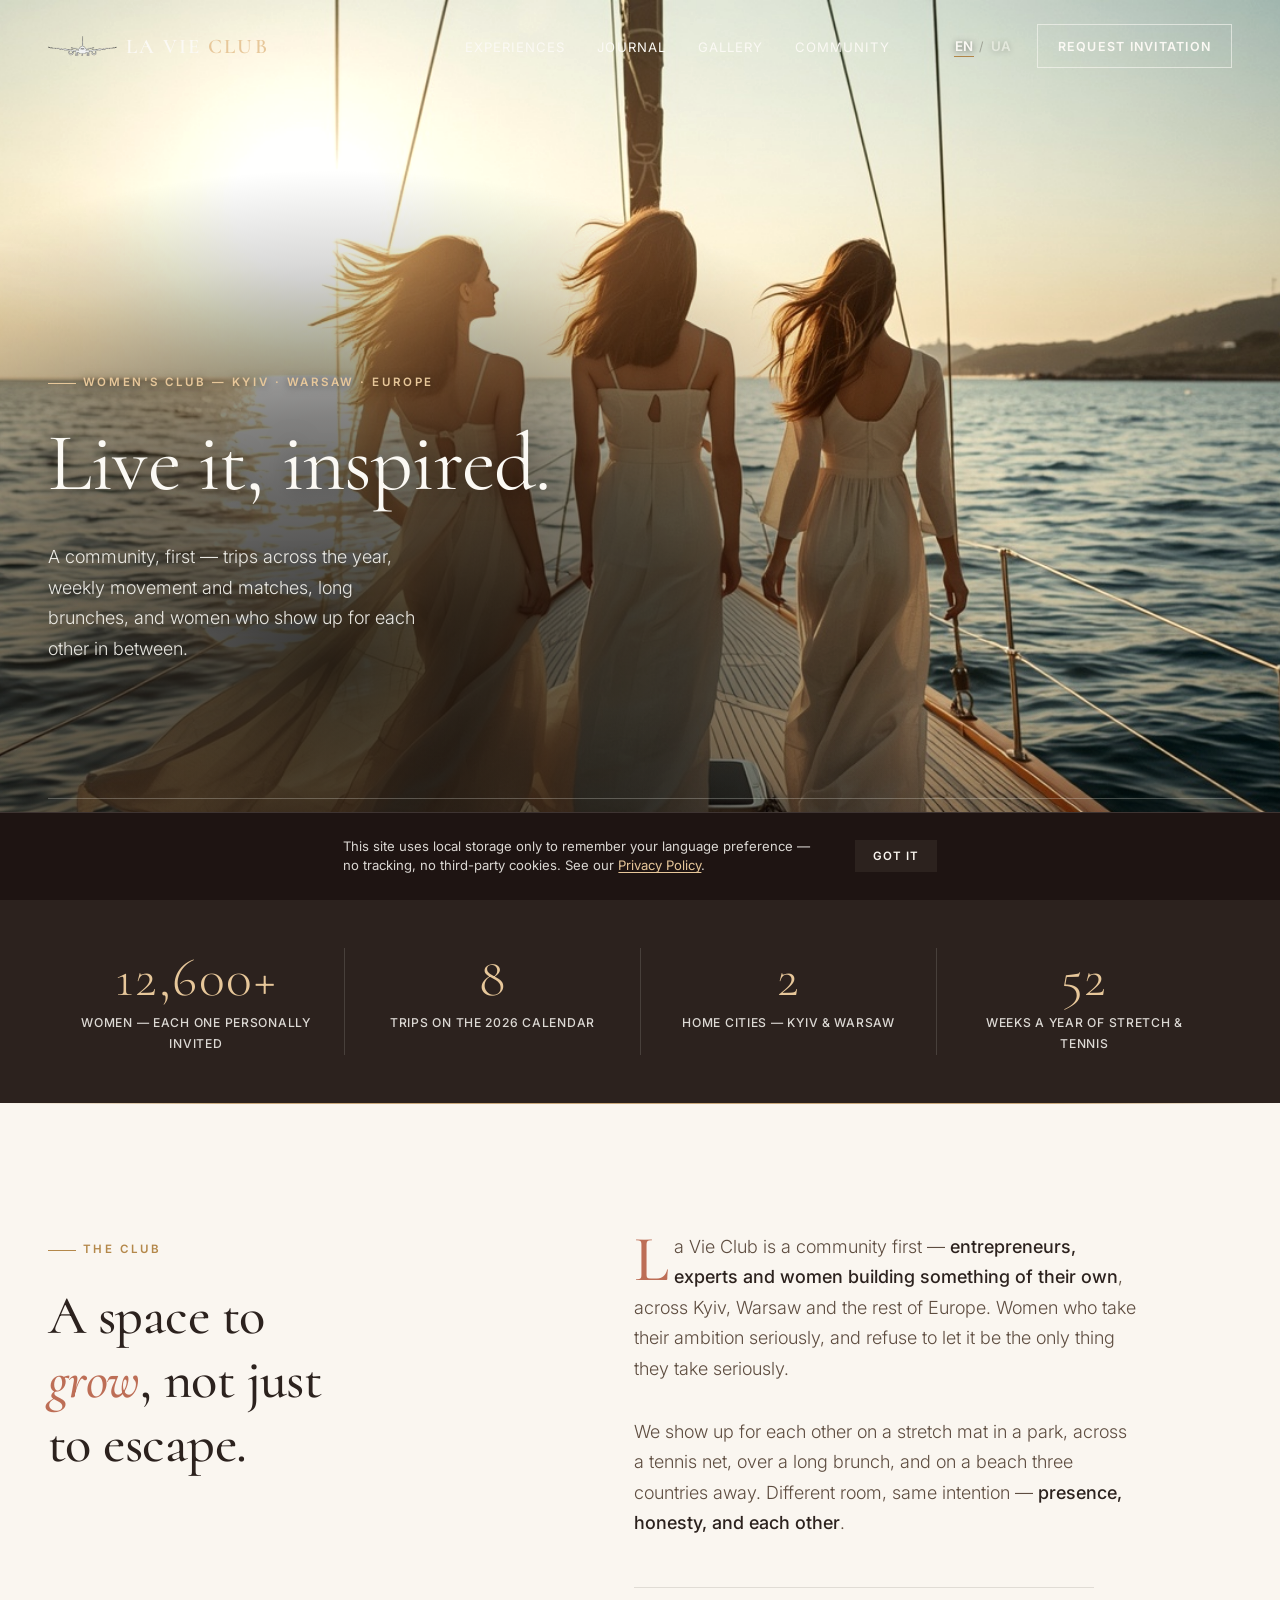
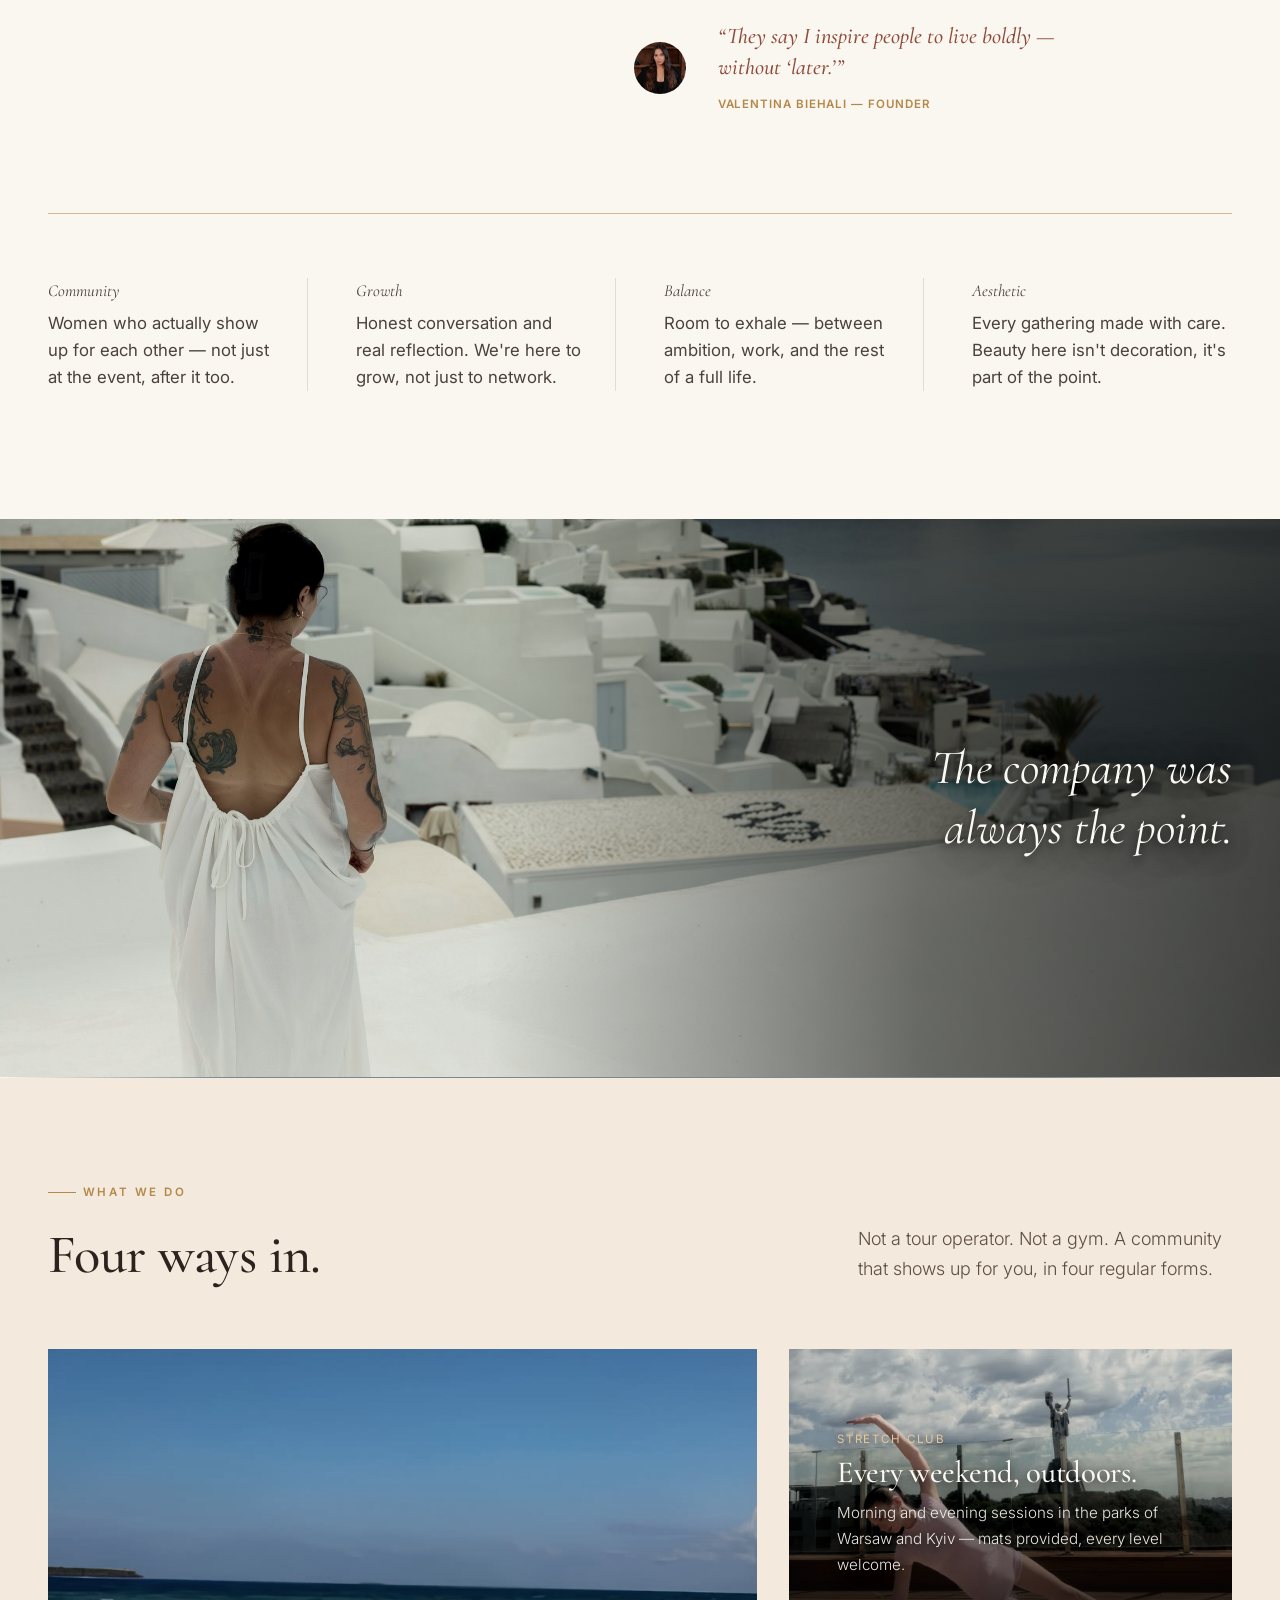
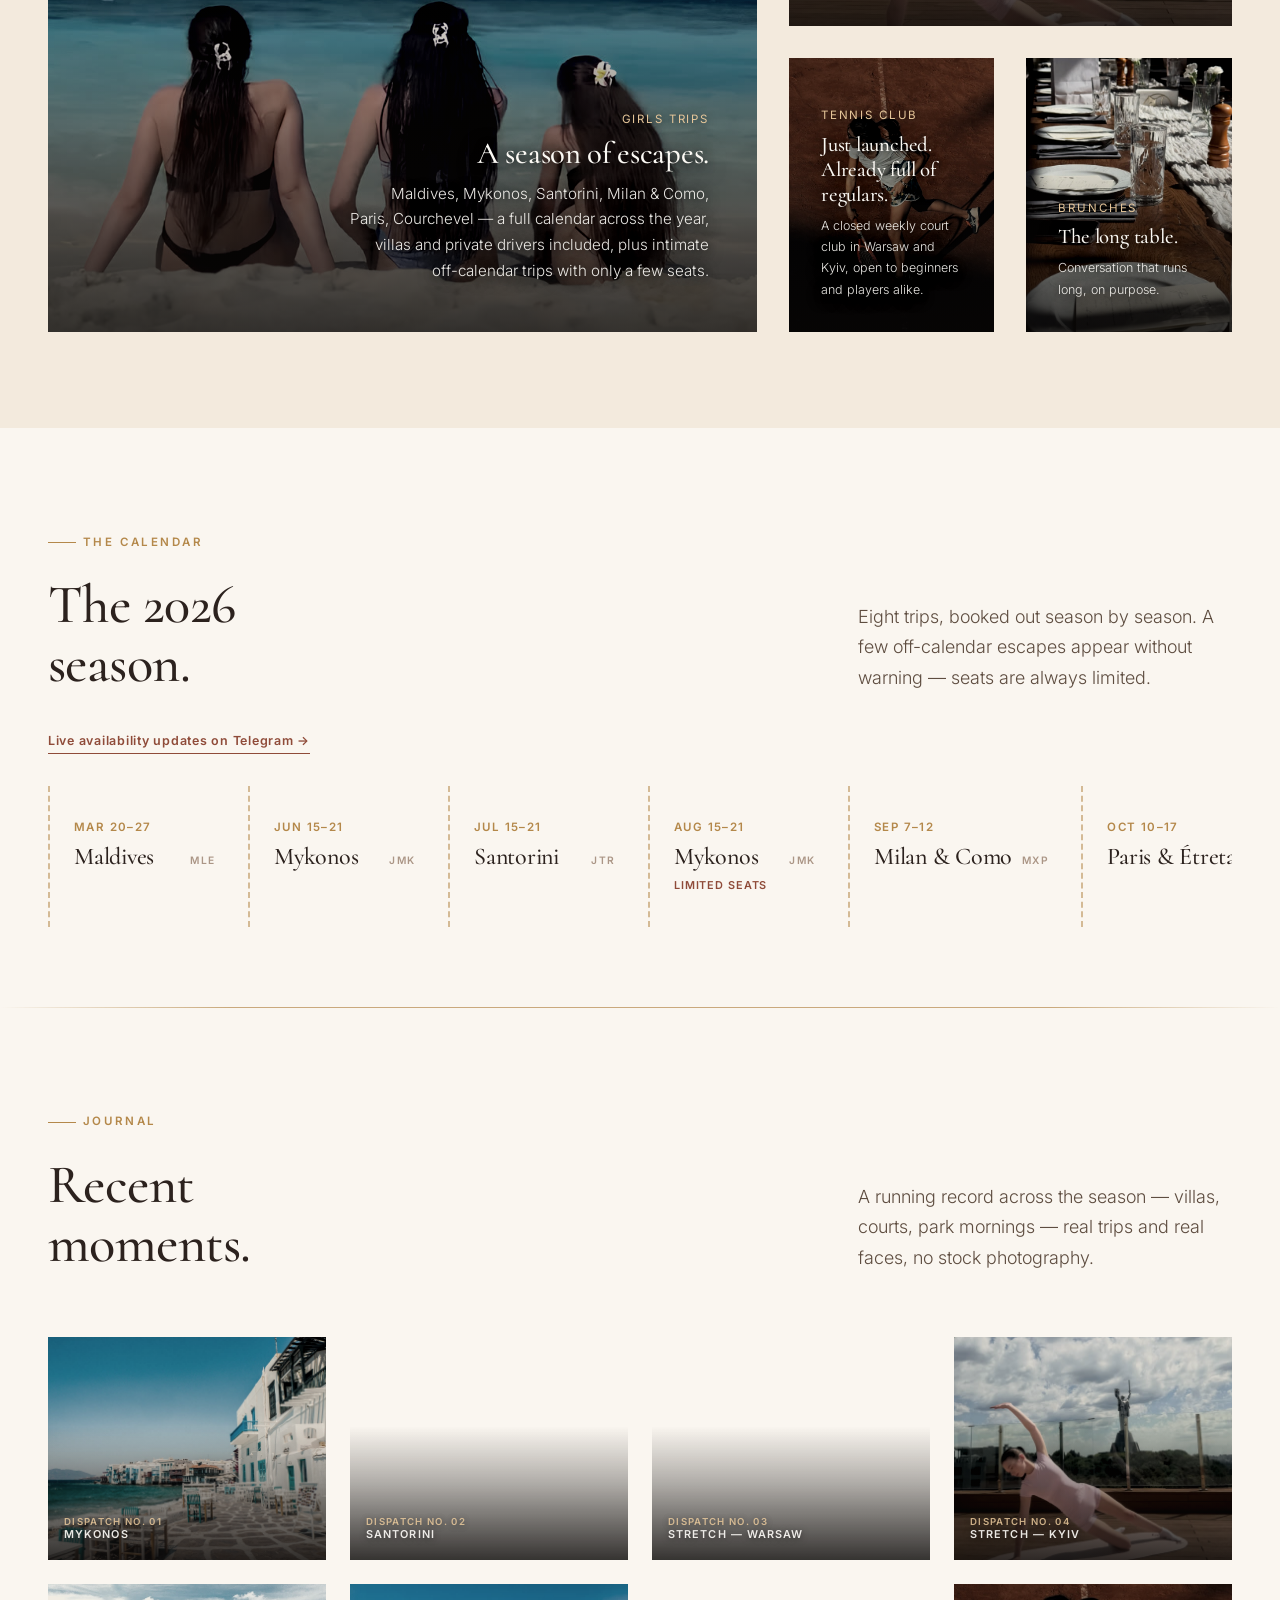
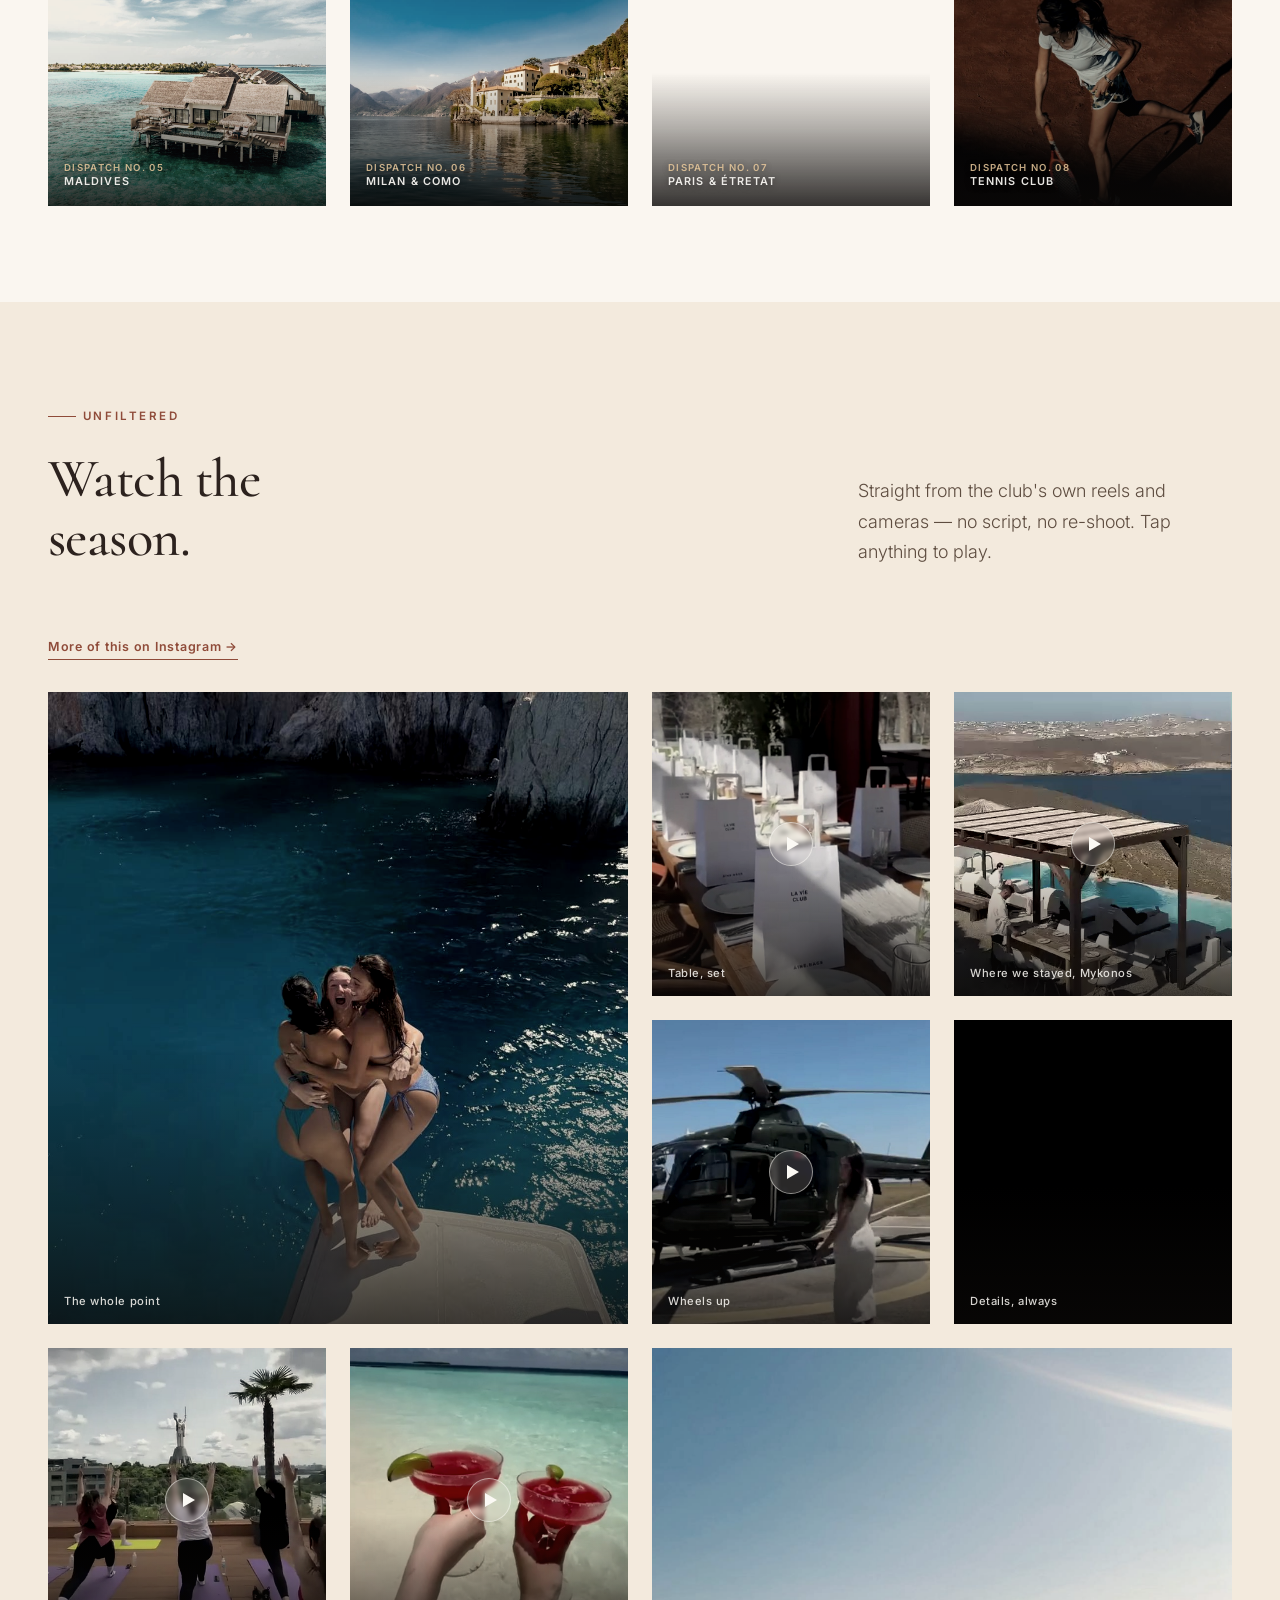
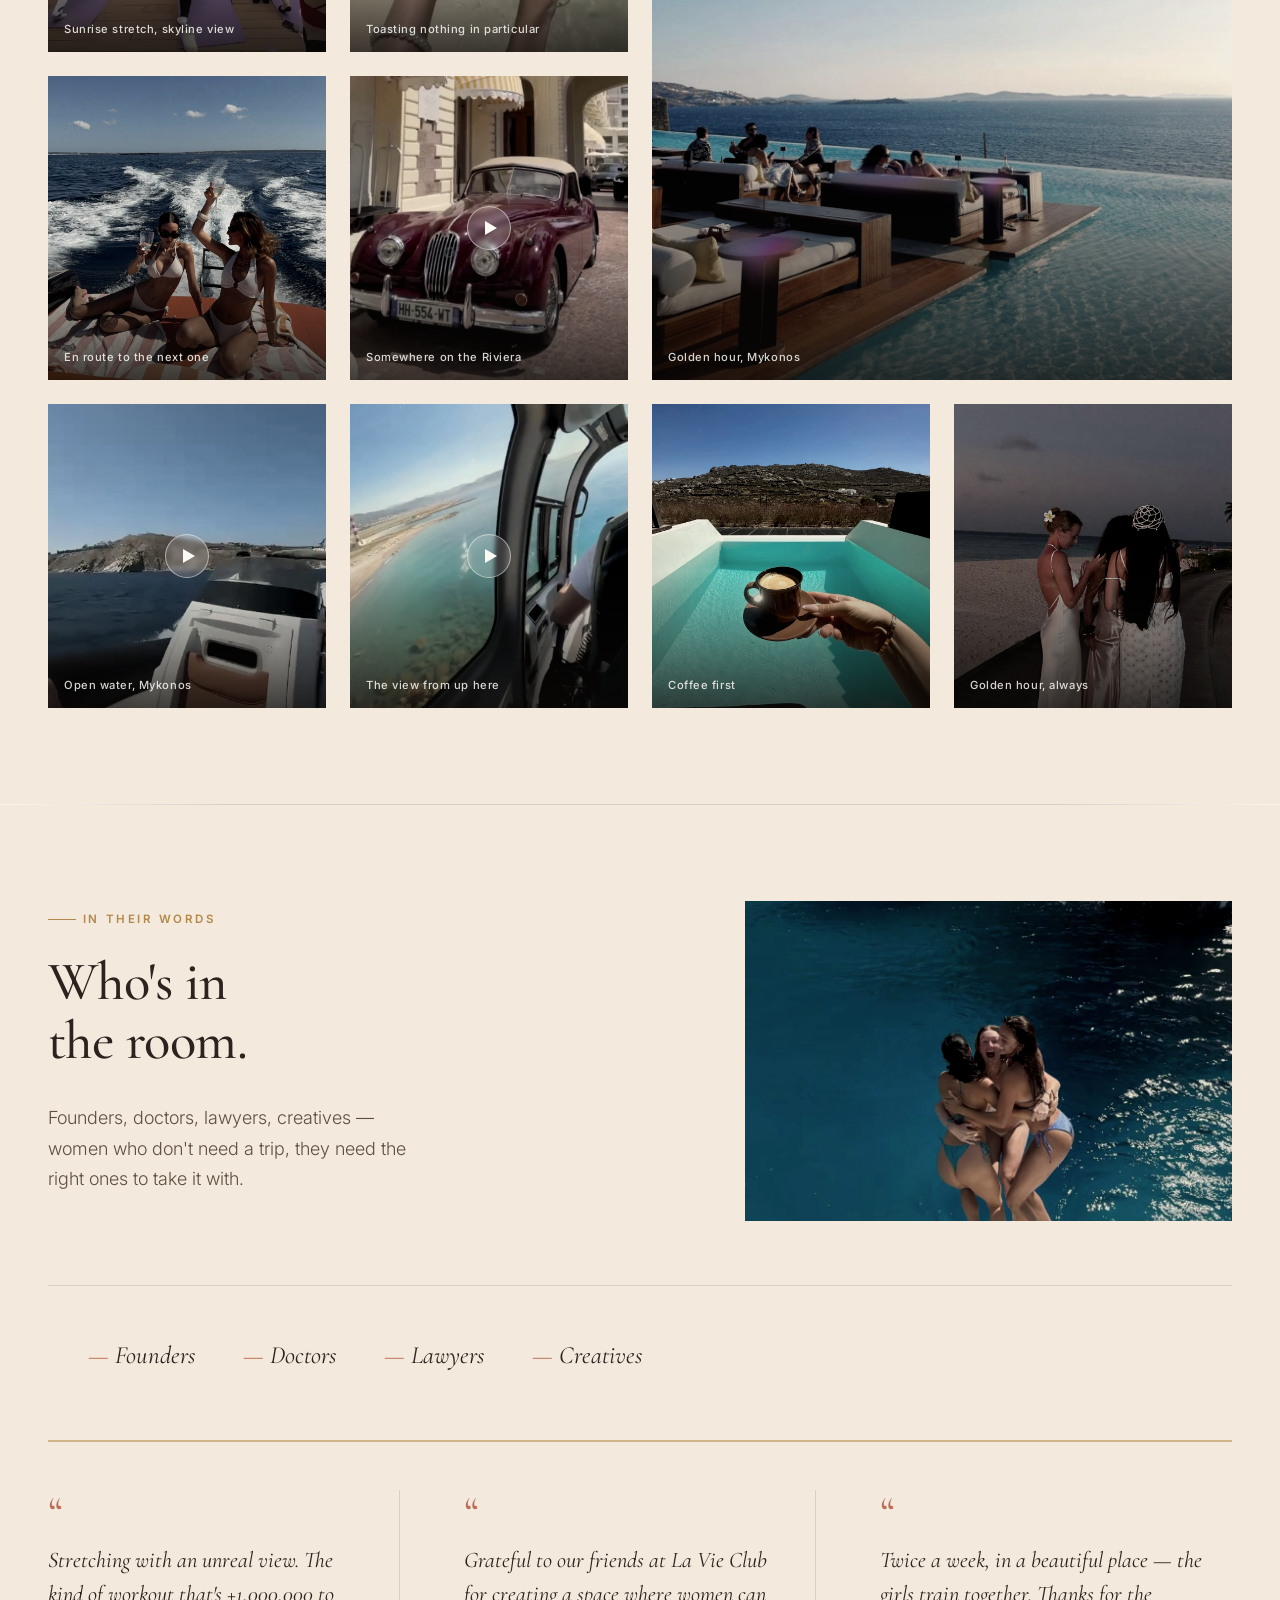
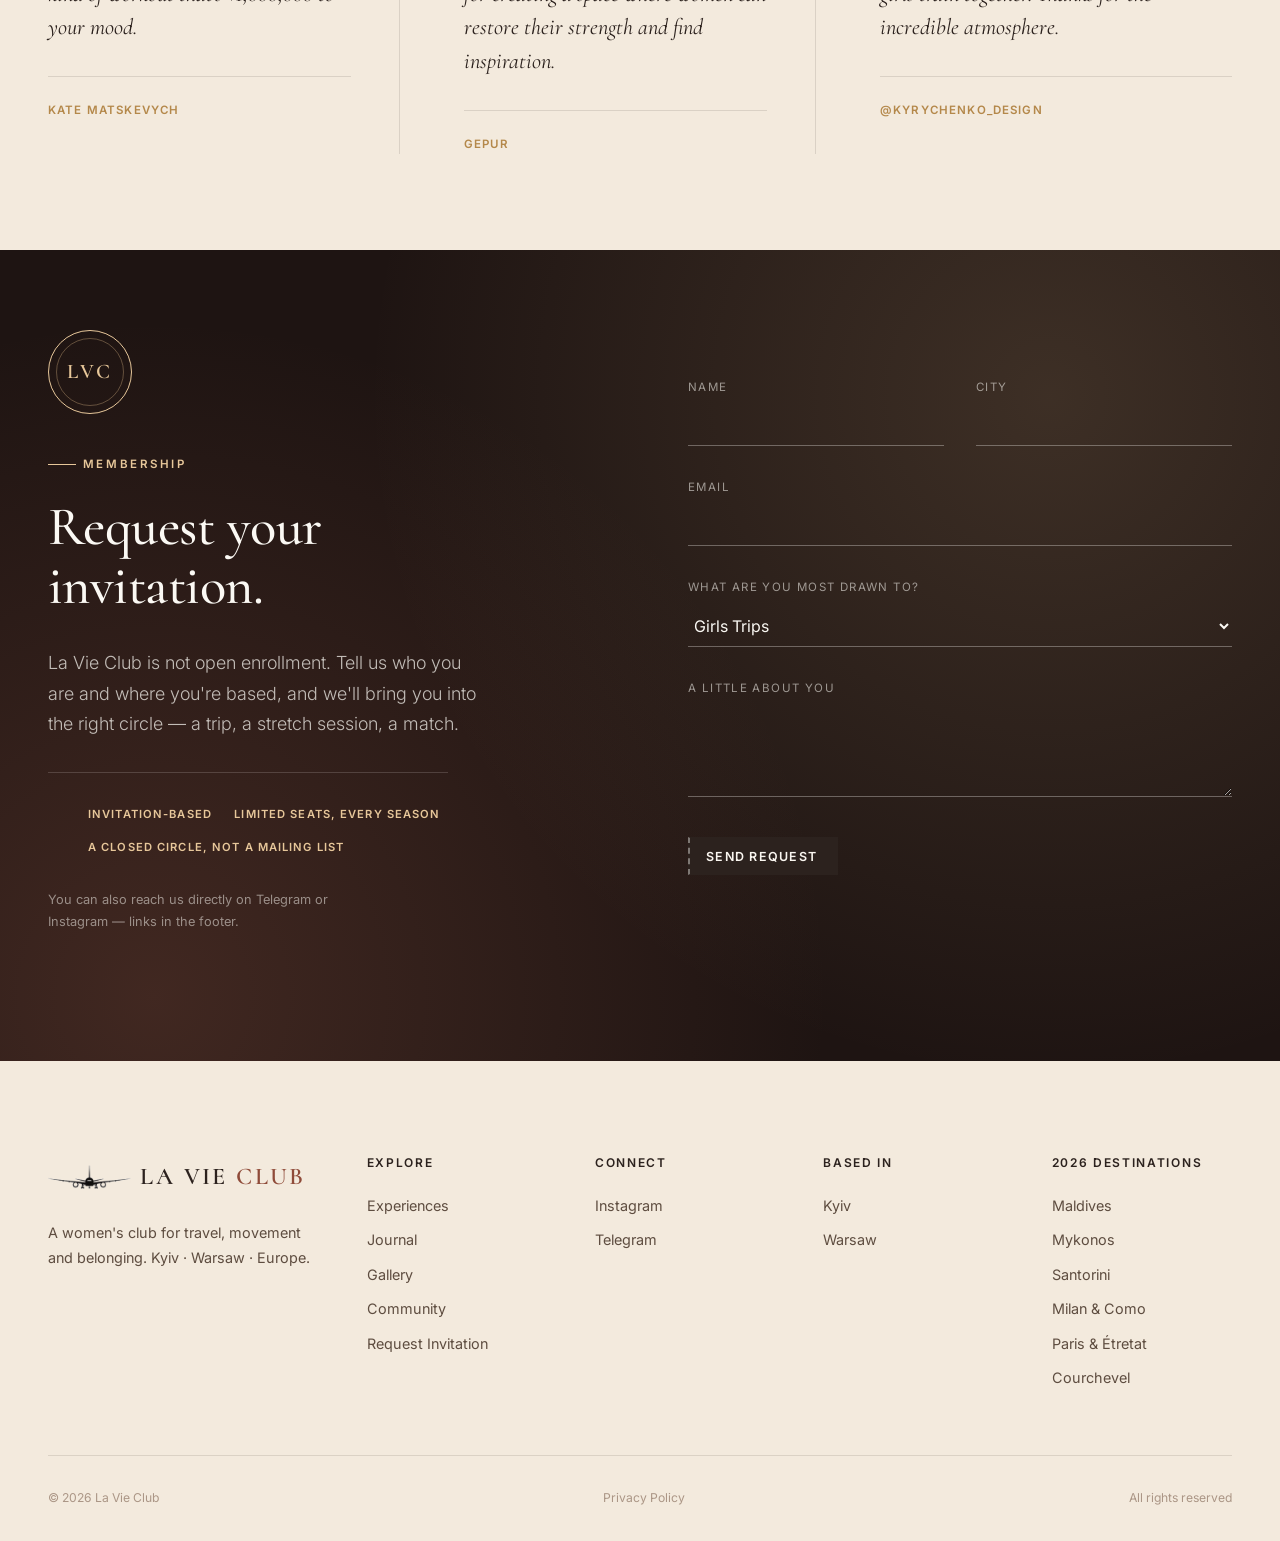
<file: index.html>
<!DOCTYPE html>
<html lang="en">
<head>
<meta charset="UTF-8">
<meta name="viewport" content="width=device-width, initial-scale=1.0">
<meta name="theme-color" content="#1E1412">
<title>La Vie Club — Women's Club for Travel, Movement & Belonging | Kyiv · Warsaw · Europe</title>
<meta name="description" content="La Vie Club is a private women's club for ambitious, style-conscious women across Kyiv, Warsaw and Europe — girls trips to Mykonos and the French Riviera, Stretch Club, Tennis Club and brunches. Request your invitation.">
<meta name="keywords" content="La Vie Club, women's club, girls trip, Mykonos travel, French Riviera trip, Stretch Club Warsaw, women's community Kyiv, women's travel club Europe">
<meta name="author" content="La Vie Club">
<link rel="canonical" href="https://blackveil-studio.github.io/lavie-club/">

<!-- Open Graph -->
<meta property="og:type" content="website">
<meta property="og:site_name" content="La Vie Club">
<meta property="og:title" content="La Vie Club — A Women's Club for Travel, Movement & Belonging">
<meta property="og:description" content="A private club for ambitious women across Kyiv, Warsaw and Europe. Girls trips, Stretch Club, Tennis Club, brunches — a life worth living, fully.">
<meta property="og:image" content="https://blackveil-studio.github.io/lavie-club/img/og-cover.jpg">
<meta property="og:image:width" content="1200">
<meta property="og:image:height" content="630">
<meta property="og:url" content="https://blackveil-studio.github.io/lavie-club/">
<meta property="og:locale" content="en_US">
<meta property="og:locale:alternate" content="uk_UA">

<!-- Twitter -->
<meta name="twitter:card" content="summary_large_image">
<meta name="twitter:title" content="La Vie Club — A Women's Club for Travel, Movement & Belonging">
<meta name="twitter:description" content="A private club for ambitious women across Kyiv, Warsaw and Europe. Girls trips, Stretch Club, Tennis Club, brunches.">
<meta name="twitter:image" content="https://blackveil-studio.github.io/lavie-club/img/og-cover.jpg">

<link rel="icon" type="image/png" href="img/favicon.png">

<link rel="preload" as="video" href="img/video/beach-walk-friends-desktop.mp4" type="video/mp4" media="(min-width: 769px)">
<link rel="preload" as="video" href="img/video/beach-walk-friends-mobile.mp4" type="video/mp4" media="(max-width: 768px)">

<link rel="preconnect" href="https://fonts.googleapis.com">
<link rel="preconnect" href="https://fonts.gstatic.com" crossorigin>
<link href="https://fonts.googleapis.com/css2?family=Cormorant:ital,wght@0,300;0,400;0,500;0,600;1,400;1,500&family=Inter:wght@300;400;500;600&display=swap" rel="stylesheet">
<link rel="stylesheet" href="assets/css/style.css">

<script type="application/ld+json">
{
  "@context": "https://schema.org",
  "@type": "Organization",
  "name": "La Vie Club",
  "url": "https://blackveil-studio.github.io/lavie-club/",
  "logo": "https://blackveil-studio.github.io/lavie-club/img/favicon.png",
  "image": "https://blackveil-studio.github.io/lavie-club/img/og-cover.jpg",
  "sameAs": [
    "https://www.instagram.com/lavie__club/",
    "https://t.me/lavietravel"
  ],
  "description": "A private women's club for travel, movement and community across Kyiv, Warsaw and Europe.",
  "areaServed": ["Kyiv", "Warsaw", "Europe"]
}
</script>
</head>
<body>

<div class="page-loader" id="pageLoader" aria-hidden="true">
  <img class="page-loader-mark" src="img/logo-mark.png" alt="">
</div>

<a class="sr-only" href="#main">Skip to content</a>

<header class="site-header is-hero-dark" id="siteHeader">
 <div class="header-inner">
  <a href="#main" class="logo"><img class="logo-mark" src="img/logo-mark.png" alt=""><span class="logo-text">LA VIE <em>CLUB</em></span></a>
  <div class="header-group">
    <nav class="main-nav">
      <ul class="nav-links">
        <li><a class="nav-link" href="#experiences" data-i18n="nav.experiences">Experiences</a></li>
        <li><a class="nav-link" href="#journal" data-i18n="nav.journal">Journal</a></li>
        <li><a class="nav-link" href="#gallery" data-i18n="nav.gallery">Gallery</a></li>
        <li><a class="nav-link" href="#community" data-i18n="nav.community">Community</a></li>
      </ul>
    </nav>
    <div class="header-right">
      <div class="lang-toggle">
        <button type="button" data-lang="en" class="active">EN</button>
        <span class="lang-sep">/</span>
        <button type="button" data-lang="ua">UA</button>
      </div>
      <a href="#join" class="btn magnetic" data-i18n="nav.join">Request Invitation</a>
      <button class="nav-toggle" id="navToggle" aria-label="Menu" aria-expanded="false"><span></span></button>
    </div>
  </div>
 </div>
</header>

<div class="mobile-nav" id="mobileNav">
  <a href="#experiences" data-i18n="nav.experiences">Experiences</a>
  <a href="#journal" data-i18n="nav.journal">Journal</a>
  <a href="#gallery" data-i18n="nav.gallery">Gallery</a>
  <a href="#community" data-i18n="nav.community">Community</a>
  <div class="lang-toggle" data-mobile-lang>
    <button type="button" data-lang="en" class="active">EN</button>
    <span class="lang-sep">/</span>
    <button type="button" data-lang="ua">UA</button>
  </div>
  <a href="#join" class="btn" data-i18n="nav.join">Request Invitation</a>
</div>

<main id="main">

  <!-- ============================ HERO ============================ -->
  <section class="hero">
    <div class="hero-media" id="heroMedia">
      <video id="heroVideo" class="hero-video" muted loop playsinline preload="auto" poster="img/hero-poster.jpg">
        <source media="(min-width: 769px)" src="img/video/beach-walk-friends-desktop.mp4" type="video/mp4">
        <source src="img/video/beach-walk-friends-mobile.mp4" type="video/mp4">
      </video>
      <img class="hero-photo" id="heroPhoto" src="img/hero-poster.jpg" alt="">
    </div>
    <div class="hero-content reveal-stagger">
      <p class="eyebrow reveal" style="--i:0" data-i18n="hero.eyebrow">Women's Club — Kyiv · Warsaw · Europe</p>
      <h1 class="reveal" style="--i:1" data-i18n="hero.headline">Live it, inspired.</h1>
      <p class="hero-sub reveal" style="--i:2" data-i18n="hero.sub">A community, first — trips across the year, weekly movement and matches, long brunches, and women who show up for each other in between.</p>
      <div class="hero-foot reveal" style="--i:3">
        <p class="hero-locations" data-i18n="hero.locations">Mykonos · Santorini · Maldives · Milan &amp; Como · Paris · Courchevel · Warsaw · Kyiv</p>
        <div class="scroll-cue"><span data-i18n="hero.scroll">Scroll</span><span class="line"></span></div>
      </div>
    </div>
  </section>

  <!-- ============================ STATS ============================ -->
  <section class="stats">
    <div class="wrap stats-row">
      <div class="stat reveal"><span class="stat-num">12,600+</span><span class="stat-label" data-i18n="stats.members">women in the community</span></div>
      <div class="stat reveal"><span class="stat-num">8</span><span class="stat-label" data-i18n="stats.trips">trips on the 2026 calendar</span></div>
      <div class="stat reveal"><span class="stat-num">2</span><span class="stat-label" data-i18n="stats.cities">home cities — Kyiv &amp; Warsaw</span></div>
      <div class="stat reveal"><span class="stat-num">52</span><span class="stat-label" data-i18n="stats.weeks">weeks a year of Stretch &amp; Tennis</span></div>
    </div>
  </section>

  <hr class="horizon">

  <!-- ============================ MANIFESTO ============================ -->
  <section class="manifesto">
    <div class="wrap manifesto-grid">
      <div class="manifesto-head reveal">
        <p class="eyebrow" data-i18n="manifesto.eyebrow">The Club</p>
        <h2 data-i18n="manifesto.heading">A space to <span class="italic accent">grow</span>, not just to escape.</h2>
      </div>
      <div class="manifesto-body">
        <p class="reveal" data-i18n="manifesto.p1">La Vie Club is a community first — <strong>entrepreneurs, experts and women building something of their own</strong>, across Kyiv, Warsaw and the rest of Europe. Women who take their ambition seriously, and refuse to let it be the only thing they take seriously.</p>
        <p class="reveal" data-i18n="manifesto.p2">We show up for each other on a stretch mat in a park, across a tennis net, over a long brunch, and on a beach three countries away. Different room, same intention — <strong>presence, honesty, and each other</strong>.</p>
        <div class="founder-note reveal">
          <img src="img/founder-valentina.jpg" alt="Valentina Biehali" loading="lazy" decoding="async">
          <div>
            <p class="founder-quote" data-i18n="manifesto.founderQuote">"They say I inspire people to live boldly — without 'later.'"</p>
            <span class="founder-name">Valentina Biehali <span data-i18n="manifesto.founderRole">— Founder</span></span>
          </div>
        </div>
      </div>
    </div>

    <div class="wrap">
      <div class="pillars reveal">
        <div class="pillar">
          <p class="pillar-label" data-i18n="manifesto.pillar1.label">Community</p>
          <p data-i18n="manifesto.pillar1.desc">Women who actually show up for each other — not just at the event, after it too.</p>
        </div>
        <div class="pillar">
          <p class="pillar-label" data-i18n="manifesto.pillar2.label">Growth</p>
          <p data-i18n="manifesto.pillar2.desc">Honest conversation and real reflection. We're here to grow, not just to network.</p>
        </div>
        <div class="pillar">
          <p class="pillar-label" data-i18n="manifesto.pillar3.label">Balance</p>
          <p data-i18n="manifesto.pillar3.desc">Room to exhale — between ambition, work, and the rest of a full life.</p>
        </div>
        <div class="pillar">
          <p class="pillar-label" data-i18n="manifesto.pillar4.label">Aesthetic</p>
          <p data-i18n="manifesto.pillar4.desc">Every gathering made with care. Beauty here isn't decoration, it's part of the point.</p>
        </div>
      </div>
    </div>
  </section>

  <!-- ============================ STATEMENT ============================ -->
  <section class="statement" id="statementSection">
    <img class="real-photo" id="statementPhoto" loading="lazy" decoding="async" src="img/statement-santorini.jpg" alt="">
    <div class="statement-inner">
      <p class="reveal" data-i18n="statement.line">The company was always the point.</p>
    </div>
  </section>

  <hr class="horizon dusk">

  <!-- ============================ EXPERIENCES ============================ -->
  <section class="experiences" id="experiences">
    <div class="wrap">
      <div class="section-head reveal">
        <div>
          <p class="eyebrow" data-i18n="experiences.eyebrow">What we do</p>
          <h2 data-i18n="experiences.heading">Four ways in.</h2>
        </div>
        <p class="lead" data-i18n="experiences.lead">Not a tour operator. Not a gym. A community that shows up for you, in four regular forms.</p>
      </div>

      <div class="exp-grid">
        <article class="exp-card exp-card--main reveal">
          <img class="real-photo" loading="lazy" decoding="async" src="img/exp-girlstrips.jpg" alt="" data-i18n-alt="exp.trips.alt">
          <div class="placeholder is-hidden"><span class="placeholder-label" data-i18n="exp.trips.photo">Photo pending — Mykonos, girls trip</span></div>
          <span class="exp-card-arrow" aria-hidden="true"></span>
          <div class="exp-card-body">
            <span class="exp-eyebrow" data-i18n="exp.trips.eyebrow">Girls Trips</span>
            <h3 data-i18n="exp.trips.title">A season of escapes.</h3>
            <p data-i18n="exp.trips.desc">Maldives, Mykonos, Santorini, Milan &amp; Como, Paris, Courchevel — a full calendar across the year, villas and private drivers included, plus intimate off-calendar trips with only a few seats.</p>
          </div>
        </article>

        <div class="exp-side">
          <article class="exp-card exp-card--a reveal">
            <img class="real-photo" loading="lazy" decoding="async" src="img/exp-stretch.jpg" alt="" data-i18n-alt="exp.stretch.alt">
            <span class="exp-card-arrow" aria-hidden="true"></span>
            <div class="exp-card-body">
              <span class="exp-eyebrow" data-i18n="exp.stretch.eyebrow">Stretch Club</span>
              <h3 data-i18n="exp.stretch.title">Every weekend, outdoors.</h3>
              <p data-i18n="exp.stretch.desc">Morning and evening sessions in the parks of Warsaw and Kyiv — mats provided, every level welcome.</p>
            </div>
          </article>

          <div class="exp-side-row">
            <article class="exp-card exp-card--b reveal">
              <img class="real-photo" loading="lazy" decoding="async" src="img/exp-tennis.jpg" alt="" data-i18n-alt="exp.tennis.alt">
              <span class="exp-card-arrow" aria-hidden="true"></span>
              <div class="exp-card-body">
                <span class="exp-eyebrow" data-i18n="exp.tennis.eyebrow">Tennis Club</span>
                <h3 data-i18n="exp.tennis.title">Just launched. Already full of regulars.</h3>
                <p data-i18n="exp.tennis.desc">A closed weekly court club in Warsaw and Kyiv, open to beginners and players alike.</p>
              </div>
            </article>

            <article class="exp-card exp-card--c reveal">
              <img class="real-photo" loading="lazy" decoding="async" src="img/exp-brunch.jpg" alt="" data-i18n-alt="exp.brunch.alt">
              <span class="exp-card-arrow" aria-hidden="true"></span>
              <div class="exp-card-body">
                <span class="exp-eyebrow" data-i18n="exp.brunch.eyebrow">Brunches</span>
                <h3 data-i18n="exp.brunch.title">The long table.</h3>
                <p data-i18n="exp.brunch.desc">Conversation that runs long, on purpose.</p>
              </div>
            </article>
          </div>
        </div>
      </div>
    </div>
  </section>

  <!-- ============================ SEASON ============================ -->
  <section class="season" id="season">
    <div class="wrap">
      <div class="section-head reveal">
        <div>
          <p class="eyebrow" data-i18n="season.eyebrow">The Calendar</p>
          <h2 data-i18n="season.heading">The 2026 season.</h2>
        </div>
        <p class="lead" data-i18n="season.lead">Eight trips, booked out season by season. A few off-calendar escapes appear without warning — seats are always limited.</p>
      </div>
      <div class="season-intro reveal">
        <a href="https://t.me/lavietravel" target="_blank" rel="noopener" class="season-cta" data-i18n="season.cta">Live availability on Telegram →</a>
      </div>

      <div class="season-strip">
        <div class="season-item reveal" data-end="2026-03-27">
          <div class="season-top"><span class="season-date" data-i18n="season.date1">Mar 20–27</span></div>
          <div class="season-name-row"><h4 data-i18n="season.name1">Maldives</h4><span class="season-code" aria-hidden="true">MLE</span></div>
        </div>
        <div class="season-item reveal" data-end="2026-06-21">
          <div class="season-top"><span class="season-date" data-i18n="season.date2">Jun 15–21</span></div>
          <div class="season-name-row"><h4 data-i18n="season.name2">Mykonos</h4><span class="season-code" aria-hidden="true">JMK</span></div>
        </div>
        <div class="season-item reveal" data-end="2026-07-21">
          <div class="season-top"><span class="season-date" data-i18n="season.date3">Jul 15–21</span></div>
          <div class="season-name-row"><h4 data-i18n="season.name3">Santorini</h4><span class="season-code" aria-hidden="true">JTR</span></div>
        </div>
        <div class="season-item reveal" data-end="2026-08-21">
          <div class="season-top"><span class="season-date" data-i18n="season.date4">Aug 15–21</span></div>
          <div class="season-name-row"><h4 data-i18n="season.name4">Mykonos</h4><span class="season-code" aria-hidden="true">JMK</span></div>
          <span class="season-tag" data-i18n="season.limited">Limited seats</span>
        </div>
        <div class="season-item reveal" data-end="2026-09-12">
          <div class="season-top"><span class="season-date" data-i18n="season.date5">Sep 7–12</span></div>
          <div class="season-name-row"><h4 data-i18n="season.name5">Milan &amp; Como</h4><span class="season-code" aria-hidden="true">MXP</span></div>
        </div>
        <div class="season-item reveal" data-end="2026-10-17">
          <div class="season-top"><span class="season-date" data-i18n="season.date6">Oct 10–17</span></div>
          <div class="season-name-row"><h4 data-i18n="season.name6">Paris &amp; Étretat</h4><span class="season-code" aria-hidden="true">CDG</span></div>
        </div>
        <div class="season-item reveal" data-end="2026-10-27">
          <div class="season-top"><span class="season-date" data-i18n="season.date7">Oct 20–27</span></div>
          <div class="season-name-row"><h4 data-i18n="season.name7">Maldives</h4><span class="season-code" aria-hidden="true">MLE</span></div>
        </div>
        <div class="season-item reveal" data-end="2026-12-18">
          <div class="season-top"><span class="season-date" data-i18n="season.date8">Dec 14–18</span></div>
          <div class="season-name-row"><h4 data-i18n="season.name8">Courchevel</h4><span class="season-code" aria-hidden="true">CVF</span></div>
        </div>
      </div>
    </div>
  </section>

  <hr class="horizon">

  <!-- ============================ JOURNAL ============================ -->
  <section class="journal" id="journal">
    <div class="wrap">
      <div class="section-head reveal">
        <div>
          <p class="eyebrow" data-i18n="journal.eyebrow">Journal</p>
          <h2 data-i18n="journal.heading">Recent moments.</h2>
        </div>
        <p class="lead" data-i18n="journal.lead">A running record across the season — villas, courts, park mornings — real trips and real faces, no stock photography.</p>
      </div>

      <div class="bento">
        <div class="bento-item b-1 reveal"><img class="real-photo" loading="lazy" decoding="async" src="img/journal-mykonos.jpg" alt="" data-i18n-alt="journal.alt1"><span class="bento-dispatch" data-i18n="journal.dispatch1">Dispatch No. 01</span><span class="bento-tag" data-i18n="journal.tag1">Mykonos</span></div>
        <div class="bento-item b-2 reveal"><img class="real-photo" loading="lazy" decoding="async" src="img/journal-santorini.jpg" alt="" data-i18n-alt="journal.alt2"><span class="bento-dispatch" data-i18n="journal.dispatch2">Dispatch No. 02</span><span class="bento-tag" data-i18n="journal.tag2">Santorini</span></div>
        <div class="bento-item b-3 reveal"><img class="real-photo" loading="lazy" decoding="async" src="img/journal-stretch-warsaw.jpg" alt="" data-i18n-alt="journal.alt3"><span class="bento-dispatch" data-i18n="journal.dispatch3">Dispatch No. 03</span><span class="bento-tag" data-i18n="journal.tag3">Stretch — Warsaw</span></div>
        <div class="bento-item b-4 reveal"><img class="real-photo" loading="lazy" decoding="async" src="img/exp-stretch.jpg" alt="" data-i18n-alt="journal.alt4"><span class="bento-dispatch" data-i18n="journal.dispatch4">Dispatch No. 04</span><span class="bento-tag" data-i18n="journal.tag4">Stretch — Kyiv</span></div>
        <div class="bento-item b-5 reveal"><img class="real-photo" loading="lazy" decoding="async" src="img/journal-maldives.jpg" alt="" data-i18n-alt="journal.alt5"><span class="bento-dispatch" data-i18n="journal.dispatch5">Dispatch No. 05</span><span class="bento-tag" data-i18n="journal.tag5">Maldives</span></div>
        <div class="bento-item b-6 reveal"><img class="real-photo" loading="lazy" decoding="async" src="img/journal-milan-como.jpg" alt="" data-i18n-alt="journal.alt6"><span class="bento-dispatch" data-i18n="journal.dispatch6">Dispatch No. 06</span><span class="bento-tag" data-i18n="journal.tag6">Milan &amp; Como</span></div>
        <div class="bento-item b-7 reveal"><img class="real-photo" loading="lazy" decoding="async" src="img/journal-paris-etretat.jpg" alt="" data-i18n-alt="journal.alt7"><span class="bento-dispatch" data-i18n="journal.dispatch7">Dispatch No. 07</span><span class="bento-tag" data-i18n="journal.tag7">Paris &amp; Étretat</span></div>
        <div class="bento-item b-8 reveal"><img class="real-photo" loading="lazy" decoding="async" src="img/exp-tennis.jpg" alt="" data-i18n-alt="journal.alt8"><span class="bento-dispatch" data-i18n="journal.dispatch8">Dispatch No. 08</span><span class="bento-tag" data-i18n="journal.tag8">Tennis Club</span></div>
      </div>
    </div>
  </section>

  <!-- ============================ GALLERY ============================ -->
  <section class="gallery" id="gallery">
    <div class="wrap">
      <div class="section-head reveal">
        <div>
          <p class="eyebrow" data-i18n="gallery.eyebrow">Unfiltered</p>
          <h2 data-i18n="gallery.heading">Watch the season.</h2>
        </div>
        <p class="lead" data-i18n="gallery.lead">Straight from the club's own reels and cameras — no script, no re-shoot. Tap anything to play.</p>
      </div>

      <a href="https://www.instagram.com/lavie__club/" target="_blank" rel="noopener" class="season-cta gallery-cta reveal" data-i18n="gallery.more">More of this on Instagram →</a>

      <div class="gallery-grid">
        <button class="gallery-item" data-type="photo" data-src="img/moment-embrace.jpg" data-caption="gallery.cap7" type="button">
          <img class="real-photo" loading="lazy" decoding="async" src="img/moment-embrace.jpg" alt="" data-i18n-alt="gallery.alt7">
          <span class="gallery-tag" data-i18n="gallery.cap7">The whole point</span>
        </button>
        <button class="gallery-item" data-type="video" data-src="img/video/sunset-pool.mp4" data-caption="gallery.cap8" type="button">
          <img class="real-photo" loading="lazy" decoding="async" src="img/gallery-poster-sunset-pool-v2.jpg" alt="">
          <span class="gallery-play" aria-hidden="true"></span>
          <span class="gallery-tag" data-i18n="gallery.cap8">Table, set</span>
        </button>
        <button class="gallery-item" data-type="video" data-src="img/video/fireworks.mp4" data-caption="gallery.cap3" type="button">
          <img class="real-photo" loading="lazy" decoding="async" src="img/gallery-poster-fireworks.jpg" alt="">
          <span class="gallery-play" aria-hidden="true"></span>
          <span class="gallery-tag" data-i18n="gallery.cap3">Where we stayed, Mykonos</span>
        </button>
        <button class="gallery-item" data-type="video" data-src="img/video/tennis.mp4" data-caption="gallery.cap4" type="button">
          <img class="real-photo" loading="lazy" decoding="async" src="img/gallery-poster-tennis.jpg" alt="">
          <span class="gallery-play" aria-hidden="true"></span>
          <span class="gallery-tag" data-i18n="gallery.cap4">Wheels up</span>
        </button>
        <button class="gallery-item" data-type="photo" data-src="img/moment-flatlay.jpg" data-caption="gallery.cap5" type="button">
          <img class="real-photo" loading="lazy" decoding="async" src="img/moment-flatlay.jpg" alt="" data-i18n-alt="gallery.alt5">
          <span class="gallery-tag" data-i18n="gallery.cap5">Details, always</span>
        </button>
        <button class="gallery-item" data-type="video" data-src="img/video/helicopter.mp4" data-caption="gallery.cap1" type="button">
          <img class="real-photo" loading="lazy" decoding="async" src="img/gallery-poster-helicopter.jpg" alt="">
          <span class="gallery-play" aria-hidden="true"></span>
          <span class="gallery-tag" data-i18n="gallery.cap1">Sunrise stretch, skyline view</span>
        </button>
        <button class="gallery-item" data-type="video" data-src="img/video/champagne.mp4" data-caption="gallery.cap6" type="button">
          <img class="real-photo" loading="lazy" decoding="async" src="img/gallery-poster-champagne-v2.jpg" alt="">
          <span class="gallery-play" aria-hidden="true"></span>
          <span class="gallery-tag" data-i18n="gallery.cap6">Toasting nothing in particular</span>
        </button>
        <button class="gallery-item" data-type="photo" data-src="img/moment-poolbar.jpg" data-caption="gallery.cap2" type="button">
          <img class="real-photo" loading="lazy" decoding="async" src="img/moment-poolbar.jpg" alt="" data-i18n-alt="gallery.alt2">
          <span class="gallery-tag" data-i18n="gallery.cap2">Golden hour, Mykonos</span>
        </button>
        <button class="gallery-item" data-type="photo" data-src="img/moment-speedboat.jpg" data-caption="gallery.cap9" type="button">
          <img class="real-photo" loading="lazy" decoding="async" src="img/moment-speedboat.jpg" alt="" data-i18n-alt="gallery.alt9">
          <span class="gallery-tag" data-i18n="gallery.cap9">En route to the next one</span>
        </button>
        <button class="gallery-item" data-type="video" data-src="img/video/terrace.mp4" data-caption="gallery.cap10" type="button">
          <img class="real-photo" loading="lazy" decoding="async" src="img/gallery-poster-terrace.jpg" alt="">
          <span class="gallery-play" aria-hidden="true"></span>
          <span class="gallery-tag" data-i18n="gallery.cap10">Somewhere on the Riviera</span>
        </button>
        <button class="gallery-item" data-type="video" data-src="img/video/sailing.mp4" data-caption="gallery.cap11" type="button">
          <img class="real-photo" loading="lazy" decoding="async" src="img/gallery-poster-sailing.jpg" alt="">
          <span class="gallery-play" aria-hidden="true"></span>
          <span class="gallery-tag" data-i18n="gallery.cap11">Open water, Mykonos</span>
        </button>
        <button class="gallery-item" data-type="video" data-src="img/video/helicopter-pov.mp4" data-caption="gallery.cap12" type="button">
          <img class="real-photo" loading="lazy" decoding="async" src="img/gallery-poster-helicopter-pov.jpg" alt="">
          <span class="gallery-play" aria-hidden="true"></span>
          <span class="gallery-tag" data-i18n="gallery.cap12">The view from up here</span>
        </button>
        <button class="gallery-item" data-type="photo" data-src="img/moment-poolcoffee.jpg" data-caption="gallery.cap13" type="button">
          <img class="real-photo" loading="lazy" decoding="async" src="img/moment-poolcoffee.jpg" alt="" data-i18n-alt="gallery.alt13">
          <span class="gallery-tag" data-i18n="gallery.cap13">Coffee first</span>
        </button>
        <button class="gallery-item" data-type="photo" data-src="img/spare-terrace-laugh.jpg" data-caption="gallery.cap14" type="button">
          <img class="real-photo" loading="lazy" decoding="async" src="img/spare-terrace-laugh.jpg" alt="" data-i18n-alt="gallery.alt14">
          <span class="gallery-tag" data-i18n="gallery.cap14">Golden hour, always</span>
        </button>
      </div>
    </div>
  </section>

  <div class="lightbox" id="lightbox">
    <button class="lightbox-close" id="lightboxClose" aria-label="Close" type="button">&times;</button>
    <div class="lightbox-stage" id="lightboxStage"></div>
  </div>

  <hr class="horizon ink">

  <!-- ============================ COMMUNITY ============================ -->
  <section class="community" id="community">
    <div class="wrap">
      <div class="community-top">
        <div class="section-head reveal">
          <div>
            <p class="eyebrow" data-i18n="community.eyebrow">In their words</p>
            <h2 data-i18n="community.heading">Who's in the room.</h2>
          </div>
          <p class="lead" data-i18n="community.lead">Founders, doctors, lawyers, creatives — women who don't need a trip, they need the right ones to take it with.</p>
        </div>
        <div class="community-photo reveal">
          <img class="real-photo" loading="lazy" decoding="async" src="img/moment-embrace.jpg" alt="" data-i18n-alt="community.photoAlt">
        </div>
      </div>

      <ul class="community-roles reveal">
        <li data-i18n="community.role1">Founders</li>
        <li data-i18n="community.role2">Doctors</li>
        <li data-i18n="community.role3">Lawyers</li>
        <li data-i18n="community.role4">Creatives</li>
      </ul>

      <!-- Real testimonials, sourced from public Instagram posts tagging @la.vie_club. -->
      <div class="testimonials-grid reveal">
        <div class="testimonial">
          <span class="quote-mark" aria-hidden="true">&#8220;</span>
          <p data-i18n="community.quote1">Stretching with an unreal view. The kind of workout that's +1,000,000 to your mood.</p>
          <span class="testimonial-name" data-i18n="community.name1">Kate Matskevych</span>
        </div>
        <div class="testimonial">
          <span class="quote-mark" aria-hidden="true">&#8220;</span>
          <p data-i18n="community.quote2">Grateful to our friends at La Vie Club for creating a space where women can restore their strength and find inspiration.</p>
          <span class="testimonial-name" data-i18n="community.name2">GEPUR</span>
        </div>
        <div class="testimonial">
          <span class="quote-mark" aria-hidden="true">&#8220;</span>
          <p data-i18n="community.quote3">Twice a week, in a beautiful place — the girls train together. Thanks for the incredible atmosphere.</p>
          <span class="testimonial-name" data-i18n="community.name3">@kyrychenko_design</span>
        </div>
      </div>
    </div>
  </section>

  <!-- ============================ JOIN ============================ -->
  <section class="join" id="join">
    <div class="wrap join-grid">
      <div class="join-intro reveal">
        <div class="seal" aria-hidden="true"><span>LVC</span></div>
        <p class="eyebrow" data-i18n="join.eyebrow">Membership</p>
        <h2 data-i18n="join.heading">Request your invitation.</h2>
        <p class="join-sub" data-i18n="join.sub">La Vie Club is not open enrollment. Tell us who you are and where you're based, and we'll bring you into the right circle — a trip, a stretch session, a match.</p>
        <ul class="join-rules">
          <li data-i18n="join.rule1">Invitation-based</li>
          <li data-i18n="join.rule2">Limited seats, every season</li>
          <li data-i18n="join.rule3">A closed circle, not a mailing list</li>
        </ul>
        <p class="form-note" style="margin-top:2rem;" data-i18n="join.note">You can also reach us directly on Telegram or Instagram — links in the footer.</p>
      </div>

      <form class="invite-form reveal" id="inviteForm">
        <div class="form-row">
          <div class="field">
            <label for="fname" data-i18n="join.name">Name</label>
            <input id="fname" name="name" type="text" required>
          </div>
          <div class="field">
            <label for="fcity" data-i18n="join.city">City</label>
            <input id="fcity" name="city" type="text" required>
          </div>
        </div>
        <div class="field">
          <label for="femail" data-i18n="join.email">Email</label>
          <input id="femail" name="email" type="email" required>
        </div>
        <div class="field">
          <label for="finterest" data-i18n="join.interest">What are you most drawn to?</label>
          <select id="finterest" name="interest">
            <option data-i18n="join.opt1">Girls Trips</option>
            <option data-i18n="join.opt2">Stretch Club</option>
            <option data-i18n="join.opt3">Tennis Club</option>
            <option data-i18n="join.opt4">Brunches</option>
          </select>
        </div>
        <div class="field">
          <label for="fabout" data-i18n="join.about">A little about you</label>
          <textarea id="fabout" name="about" placeholder=""></textarea>
        </div>
        <button type="submit" class="btn btn-solid btn-ticket magnetic" style="align-self:flex-start;margin-top:0.5rem;" data-i18n="join.submit">Send Request</button>
      </form>
    </div>
  </section>
</main>

<footer class="site-footer">
  <div class="wrap">
    <div class="footer-grid">
      <div>
        <div class="footer-logo"><img class="logo-mark" src="img/logo-mark.png" alt=""><span class="logo-text">LA VIE <em>CLUB</em></span></div>
        <p class="footer-tag" data-i18n="footer.tag">A women's club for travel, movement and belonging. Kyiv · Warsaw · Europe.</p>
      </div>
      <div class="footer-col">
        <h4 data-i18n="footer.explore">Explore</h4>
        <ul>
          <li><a href="#experiences" data-i18n="nav.experiences">Experiences</a></li>
          <li><a href="#journal" data-i18n="nav.journal">Journal</a></li>
          <li><a href="#gallery" data-i18n="nav.gallery">Gallery</a></li>
          <li><a href="#community" data-i18n="nav.community">Community</a></li>
          <li><a href="#join" data-i18n="nav.join">Request Invitation</a></li>
        </ul>
      </div>
      <div class="footer-col">
        <h4 data-i18n="footer.connect">Connect</h4>
        <ul>
          <li><a href="https://www.instagram.com/lavie__club/" target="_blank" rel="noopener">Instagram</a></li>
          <li><a href="https://t.me/lavietravel" target="_blank" rel="noopener">Telegram</a></li>
        </ul>
      </div>
      <div class="footer-col">
        <h4 data-i18n="footer.based">Based in</h4>
        <ul>
          <li>Kyiv</li>
          <li>Warsaw</li>
        </ul>
      </div>
      <div class="footer-col">
        <h4 data-i18n="footer.destinations">2026 Destinations</h4>
        <ul>
          <li><a href="#season" data-i18n="season.name1">Maldives</a></li>
          <li><a href="#season" data-i18n="season.name2">Mykonos</a></li>
          <li><a href="#season" data-i18n="season.name3">Santorini</a></li>
          <li><a href="#season" data-i18n="season.name5">Milan &amp; Como</a></li>
          <li><a href="#season" data-i18n="season.name6">Paris &amp; Étretat</a></li>
          <li><a href="#season" data-i18n="season.name8">Courchevel</a></li>
        </ul>
      </div>
    </div>
    <div class="footer-bottom">
      <span>&copy; 2026 La Vie Club</span>
      <span><a href="privacy.html" data-i18n="footer.privacy">Privacy Policy</a></span>
      <span data-i18n="footer.rights">All rights reserved</span>
    </div>
  </div>
</footer>

<div class="cookie-notice" id="cookieNotice" role="region" aria-label="Cookie notice">
  <p data-i18n="cookie.text">This site uses local storage only to remember your language preference — no tracking, no third-party cookies. See our <a href="privacy.html">Privacy Policy</a>.</p>
  <button type="button" class="btn btn-solid" id="cookieAccept" data-i18n="cookie.accept">Got it</button>
</div>

<button type="button" class="to-top" id="toTop" aria-label="Back to top">
  <span aria-hidden="true">&uarr;</span>
</button>

<script src="assets/js/main.js"></script>
</body>
</html>
</file>
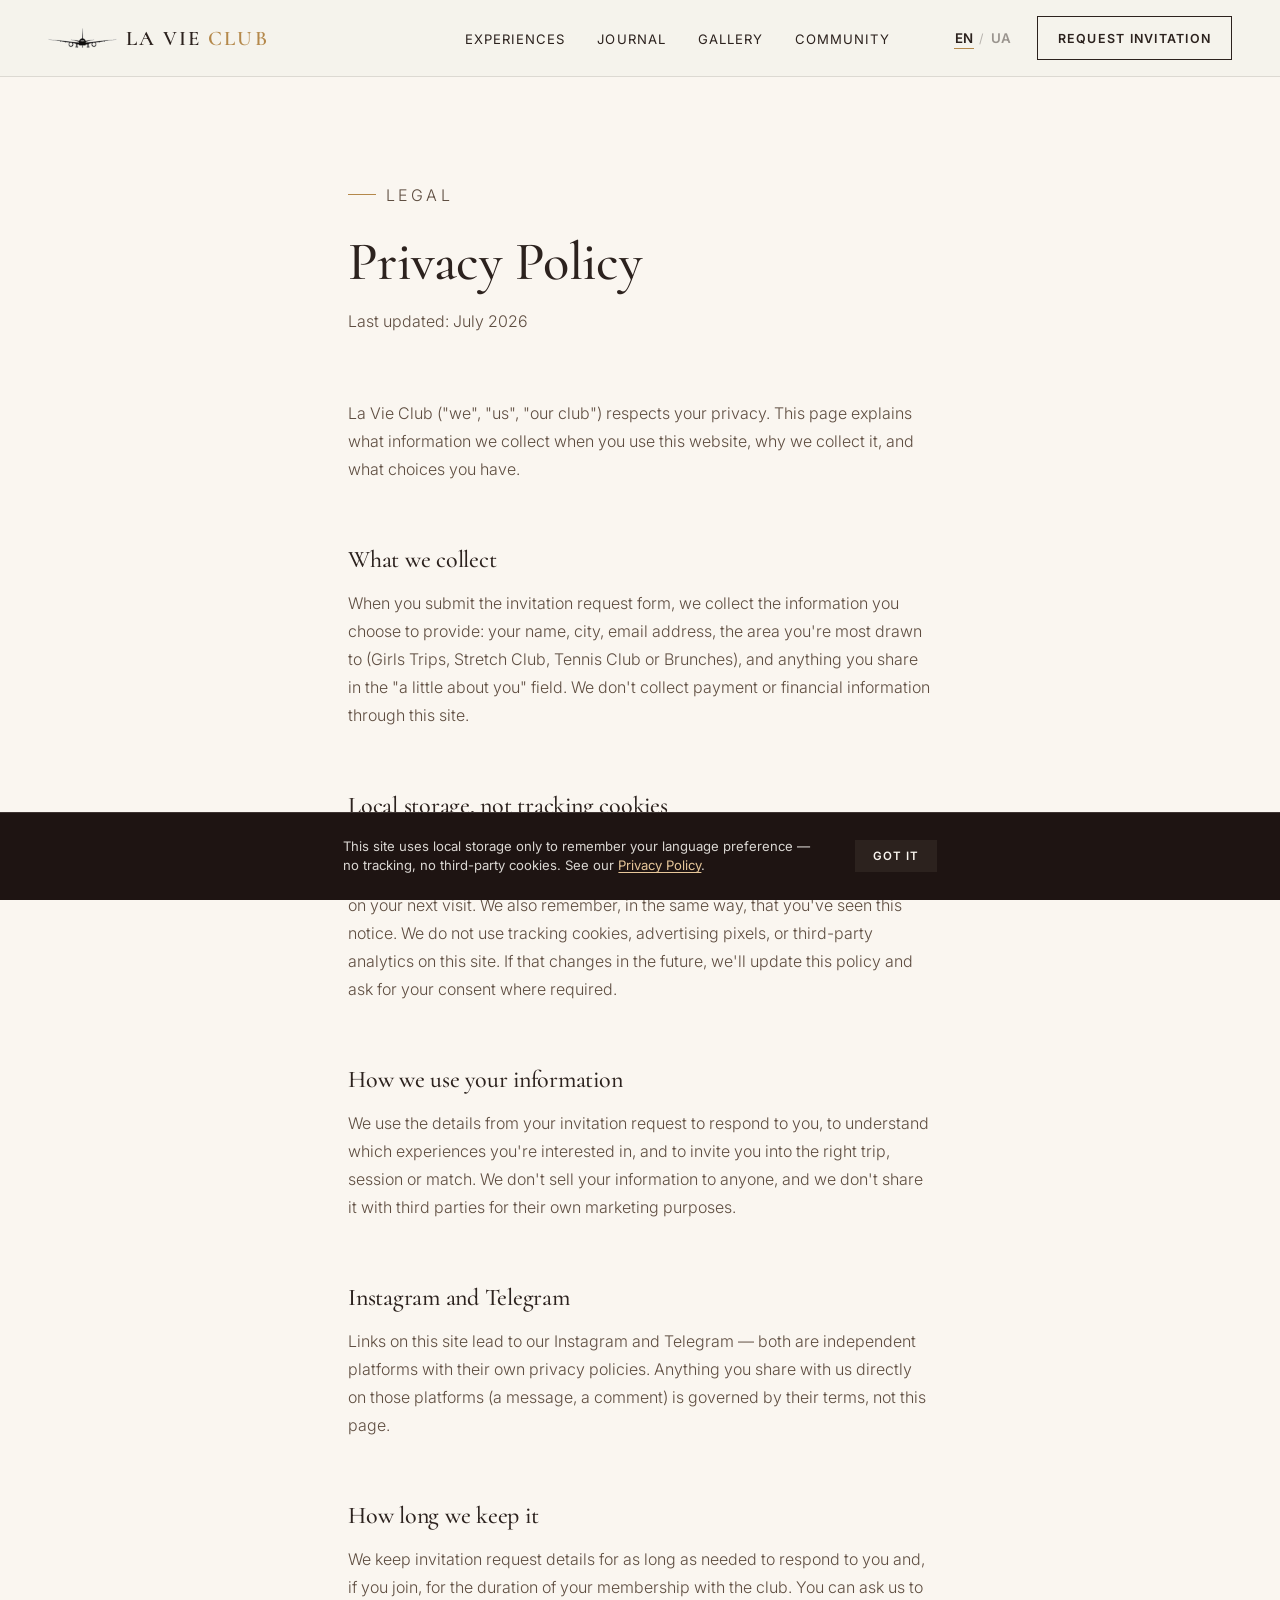
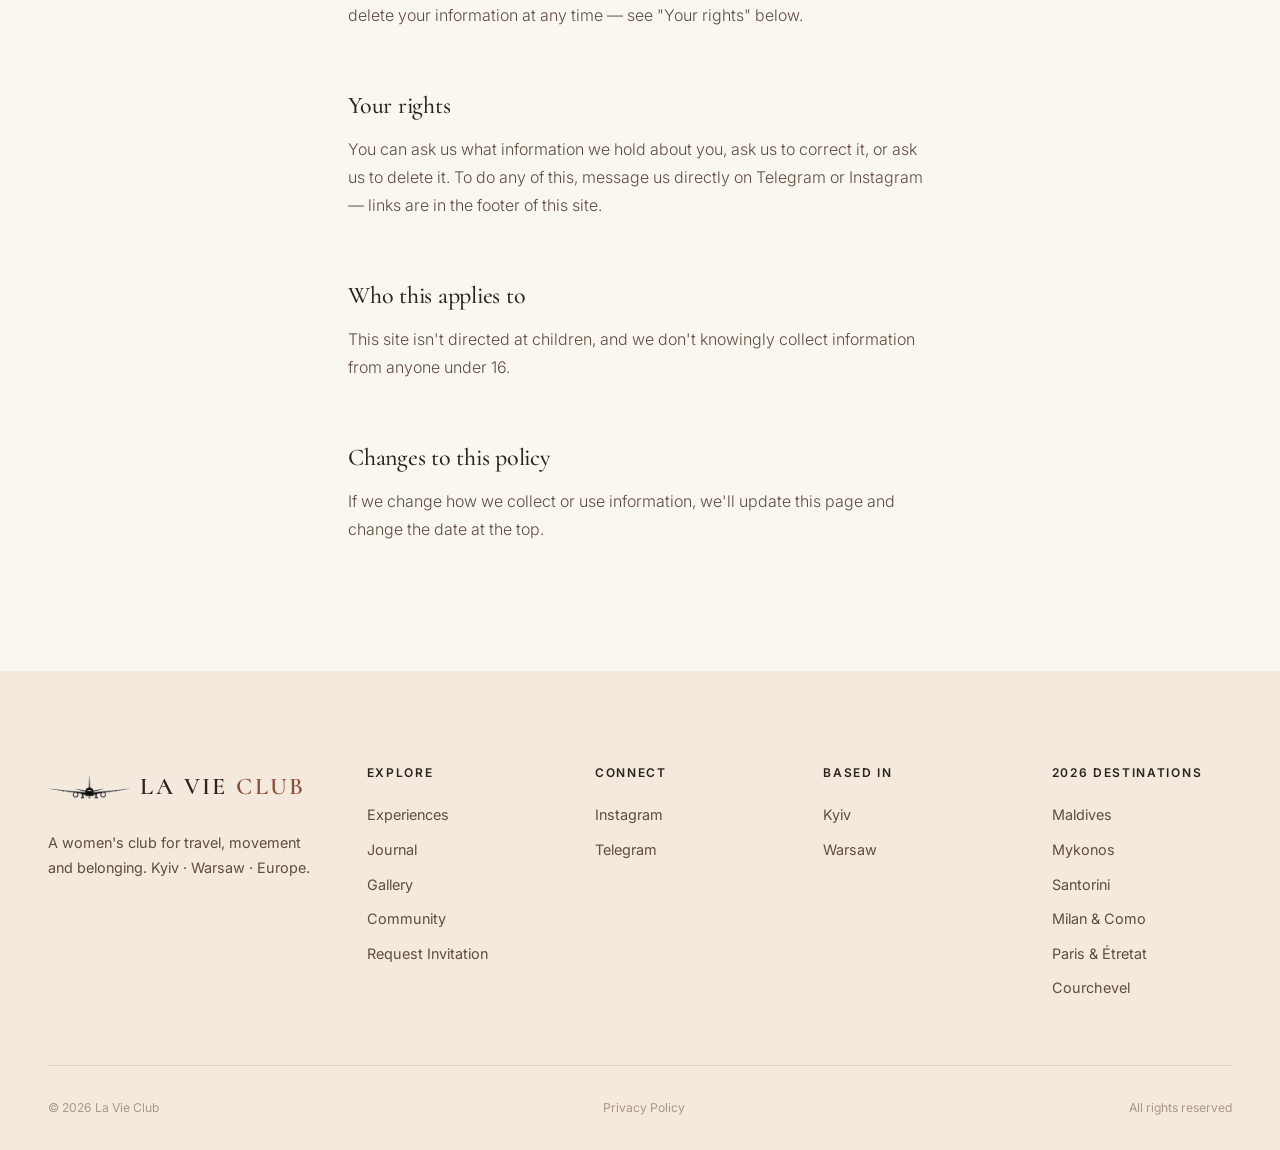
<file: privacy.html>
<!DOCTYPE html>
<html lang="en">
<head>
<meta charset="UTF-8">
<meta name="viewport" content="width=device-width, initial-scale=1.0">
<meta name="theme-color" content="#1E1412">
<title>Privacy Policy — La Vie Club</title>
<meta name="description" content="How La Vie Club collects, uses and protects the information you share with us — including the invitation request form and local language-preference storage.">
<meta name="robots" content="noindex, follow">
<link rel="canonical" href="https://blackveil-studio.github.io/lavie-club/privacy.html">
<link rel="icon" type="image/png" href="img/favicon.png">

<link rel="preconnect" href="https://fonts.googleapis.com">
<link rel="preconnect" href="https://fonts.gstatic.com" crossorigin>
<link href="https://fonts.googleapis.com/css2?family=Cormorant:ital,wght@0,300;0,400;0,500;0,600;1,400;1,500&family=Inter:wght@300;400;500;600&display=swap" rel="stylesheet">
<link rel="stylesheet" href="assets/css/style.css">
<link rel="stylesheet" href="assets/css/legal.css">
</head>
<body>

<a class="sr-only" href="#main">Skip to content</a>

<header class="site-header is-scrolled" id="siteHeader">
 <div class="header-inner">
  <a href="index.html" class="logo"><img class="logo-mark" src="img/logo-mark.png" alt=""><span class="logo-text">LA VIE <em>CLUB</em></span></a>
  <div class="header-group">
    <nav class="main-nav">
      <ul class="nav-links">
        <li><a class="nav-link" href="index.html#experiences" data-i18n="nav.experiences">Experiences</a></li>
        <li><a class="nav-link" href="index.html#journal" data-i18n="nav.journal">Journal</a></li>
        <li><a class="nav-link" href="index.html#gallery" data-i18n="nav.gallery">Gallery</a></li>
        <li><a class="nav-link" href="index.html#community" data-i18n="nav.community">Community</a></li>
      </ul>
    </nav>
    <div class="header-right">
      <div class="lang-toggle">
        <button type="button" data-lang="en" class="active">EN</button>
        <span class="lang-sep">/</span>
        <button type="button" data-lang="ua">UA</button>
      </div>
      <a href="index.html#join" class="btn" data-i18n="nav.join">Request Invitation</a>
      <button class="nav-toggle" id="navToggle" aria-label="Menu" aria-expanded="false"><span></span></button>
    </div>
  </div>
 </div>
</header>

<div class="mobile-nav" id="mobileNav">
  <a href="index.html#experiences" data-i18n="nav.experiences">Experiences</a>
  <a href="index.html#journal" data-i18n="nav.journal">Journal</a>
  <a href="index.html#gallery" data-i18n="nav.gallery">Gallery</a>
  <a href="index.html#community" data-i18n="nav.community">Community</a>
  <a href="index.html#join" class="btn" data-i18n="nav.join">Request Invitation</a>
</div>

<main id="main">
  <section class="legal">
    <div class="wrap legal-wrap">
      <p class="eyebrow" data-i18n="privacy.eyebrow">Legal</p>
      <h1 data-i18n="privacy.heading">Privacy Policy</h1>
      <p class="legal-updated" data-i18n="privacy.updated">Last updated: July 2026</p>

      <p data-i18n="privacy.intro">La Vie Club ("we", "us", "our club") respects your privacy. This page explains what information we collect when you use this website, why we collect it, and what choices you have.</p>

      <h2 data-i18n="privacy.h1">What we collect</h2>
      <p data-i18n="privacy.p1">When you submit the invitation request form, we collect the information you choose to provide: your name, city, email address, the area you're most drawn to (Girls Trips, Stretch Club, Tennis Club or Brunches), and anything you share in the "a little about you" field. We don't collect payment or financial information through this site.</p>

      <h2 data-i18n="privacy.h2">Local storage, not tracking cookies</h2>
      <p data-i18n="privacy.p2">This site stores one small piece of information in your browser's local storage: your language preference (English or Ukrainian), so you don't have to reselect it on your next visit. We also remember, in the same way, that you've seen this notice. We do not use tracking cookies, advertising pixels, or third-party analytics on this site. If that changes in the future, we'll update this policy and ask for your consent where required.</p>

      <h2 data-i18n="privacy.h3">How we use your information</h2>
      <p data-i18n="privacy.p3">We use the details from your invitation request to respond to you, to understand which experiences you're interested in, and to invite you into the right trip, session or match. We don't sell your information to anyone, and we don't share it with third parties for their own marketing purposes.</p>

      <h2 data-i18n="privacy.h4">Instagram and Telegram</h2>
      <p data-i18n="privacy.p4">Links on this site lead to our Instagram and Telegram — both are independent platforms with their own privacy policies. Anything you share with us directly on those platforms (a message, a comment) is governed by their terms, not this page.</p>

      <h2 data-i18n="privacy.h5">How long we keep it</h2>
      <p data-i18n="privacy.p5">We keep invitation request details for as long as needed to respond to you and, if you join, for the duration of your membership with the club. You can ask us to delete your information at any time — see "Your rights" below.</p>

      <h2 data-i18n="privacy.h6">Your rights</h2>
      <p data-i18n="privacy.p6">You can ask us what information we hold about you, ask us to correct it, or ask us to delete it. To do any of this, message us directly on Telegram or Instagram — links are in the footer of this site.</p>

      <h2 data-i18n="privacy.h7">Who this applies to</h2>
      <p data-i18n="privacy.p7">This site isn't directed at children, and we don't knowingly collect information from anyone under 16.</p>

      <h2 data-i18n="privacy.h8">Changes to this policy</h2>
      <p data-i18n="privacy.p8">If we change how we collect or use information, we'll update this page and change the date at the top.</p>
    </div>
  </section>
</main>

<footer class="site-footer">
  <div class="wrap">
    <div class="footer-grid">
      <div>
        <div class="footer-logo"><img class="logo-mark" src="img/logo-mark.png" alt=""><span class="logo-text">LA VIE <em>CLUB</em></span></div>
        <p class="footer-tag" data-i18n="footer.tag">A women's club for travel, movement and belonging. Kyiv · Warsaw · Europe.</p>
      </div>
      <div class="footer-col">
        <h4 data-i18n="footer.explore">Explore</h4>
        <ul>
          <li><a href="index.html#experiences" data-i18n="nav.experiences">Experiences</a></li>
          <li><a href="index.html#journal" data-i18n="nav.journal">Journal</a></li>
          <li><a href="index.html#gallery" data-i18n="nav.gallery">Gallery</a></li>
          <li><a href="index.html#community" data-i18n="nav.community">Community</a></li>
          <li><a href="index.html#join" data-i18n="nav.join">Request Invitation</a></li>
        </ul>
      </div>
      <div class="footer-col">
        <h4 data-i18n="footer.connect">Connect</h4>
        <ul>
          <li><a href="https://www.instagram.com/lavie__club/" target="_blank" rel="noopener">Instagram</a></li>
          <li><a href="https://t.me/lavietravel" target="_blank" rel="noopener">Telegram</a></li>
        </ul>
      </div>
      <div class="footer-col">
        <h4 data-i18n="footer.based">Based in</h4>
        <ul>
          <li>Kyiv</li>
          <li>Warsaw</li>
        </ul>
      </div>
      <div class="footer-col">
        <h4 data-i18n="footer.destinations">2026 Destinations</h4>
        <ul>
          <li><a href="index.html#season" data-i18n="season.name1">Maldives</a></li>
          <li><a href="index.html#season" data-i18n="season.name2">Mykonos</a></li>
          <li><a href="index.html#season" data-i18n="season.name3">Santorini</a></li>
          <li><a href="index.html#season" data-i18n="season.name5">Milan &amp; Como</a></li>
          <li><a href="index.html#season" data-i18n="season.name6">Paris &amp; Étretat</a></li>
          <li><a href="index.html#season" data-i18n="season.name8">Courchevel</a></li>
        </ul>
      </div>
    </div>
    <div class="footer-bottom">
      <span>&copy; 2026 La Vie Club</span>
      <span><a href="privacy.html" data-i18n="footer.privacy">Privacy Policy</a></span>
      <span data-i18n="footer.rights">All rights reserved</span>
    </div>
  </div>
</footer>

<div class="cookie-notice" id="cookieNotice" role="region" aria-label="Cookie notice">
  <p data-i18n="cookie.text">This site uses local storage only to remember your language preference — no tracking, no third-party cookies. See our <a href="privacy.html">Privacy Policy</a>.</p>
  <button type="button" class="btn btn-solid" id="cookieAccept" data-i18n="cookie.accept">Got it</button>
</div>

<button type="button" class="to-top" id="toTop" aria-label="Back to top">
  <span aria-hidden="true">&uarr;</span>
</button>

<script src="assets/js/main.js"></script>
</body>
</html>
</file>
<file: assets/css/style.css>
/* ==========================================================================
   LA VIE CLUB — design tokens, v2
   Rebuilt after reading the brand's real posts (season calendar, Stretch
   Club, the Tennis Club launch, their own manifesto). Real voice is warm,
   direct, sisterhood-first — "жіноча енергія", sun, skin, golden hour.
   v1's cool blue-grey read as corporate, not feminine. Primary accent is
   now a dusty terracotta-rose (sunset light, warmth), aegean demoted to a
   rare grounding note. Brass stays for hairlines/labels only.
   ========================================================================== */
:root{
  --base:        #FAF6F0;   /* clean, light cream — dear paper, not tan */
  --surface:     #F3EADD;   /* soft sand — section background */
  --surface-2:   #EADBC7;   /* deeper sand, for cards on surface */
  --ink:         #2C221E;   /* soft coffee-graphite — primary text */
  --stone:       #5E4D40;   /* warm taupe, darkened for reliable body-text contrast */
  --stone-quiet: #AB9686;   /* faint text, captions on light */
  --rose:        #BD6E56;   /* dusty terracotta-rose — primary accent, warmth */
  --rose-deep:   #8F4B39;   /* deeper rose, hovers/emphasis */
  --aegean:      #3E5A63;   /* sea — rare grounding accent, used sparingly */
  --brass:       #B4884A;   /* antique brass — hairlines, labels, metal */
  --brass-soft:  #E7C79A;   /* pale brass for dark backgrounds */
  --deep:        #1E1412;   /* rich near-black chocolate — dark sections, used sparingly */
  --deep-2:      #120B0A;
  --line:        rgba(44,34,30,0.12);
  --line-brass:  rgba(180,136,74,0.55);

  --serif: "Cormorant", "Times New Roman", serif;
  --sans:  "Inter", -apple-system, BlinkMacSystemFont, "Segoe UI", sans-serif;

  --fs-eyebrow: 0.72rem;
  --fs-body:    1rem;
  --fs-lead:    clamp(1.125rem, 1.4vw, 1.375rem);
  --fs-h1:      clamp(2.6rem, 6.4vw, 5.75rem);
  --fs-h2:      clamp(2rem, 4.4vw, 3.4rem);
  --fs-quote:   clamp(1.4rem, 2.6vw, 2.15rem);

  --space-1: 0.5rem;
  --space-2: 1rem;
  --space-3: 1.5rem;
  --space-4: 2rem;
  --space-6: 3rem;
  --space-8: 4rem;
  --space-12: 6rem;
  --space-16: 8rem;

  --ease: cubic-bezier(0.16, 1, 0.3, 1);
  --dur-s: 0.4s;
  --dur-m: 0.8s;
  --dur-l: 1.2s;

  --container: 1320px;
}

@media (prefers-reduced-motion: reduce){
  *, *::before, *::after{ animation-duration: 0.01ms !important; animation-iteration-count: 1 !important; transition-duration: 0.01ms !important; scroll-behavior: auto !important; }
}

*, *::before, *::after{ box-sizing: border-box; }
html{ scroll-behavior: smooth; }
h1, h2{ text-wrap: balance; }
body{
  margin: 0;
  background: var(--base);
  color: var(--ink);
  font-family: var(--sans);
  font-size: var(--fs-body);
  line-height: 1.7;
  -webkit-font-smoothing: antialiased;
  overflow-x: hidden;
  position: relative;
  transition: opacity 0.18s var(--ease);
}
body.is-translating{ opacity: 0.4; }
/* Faint paper grain across the whole page — warmth and texture instead of a flat digital fill. */
body::before{
  content: "";
  position: fixed;
  inset: 0;
  z-index: 0;
  pointer-events: none;
  opacity: 0.5;
  mix-blend-mode: multiply;
  background-image: url("data:image/svg+xml,%3Csvg xmlns='http://www.w3.org/2000/svg' width='180' height='180'%3E%3Cfilter id='n'%3E%3CfeTurbulence type='fractalNoise' baseFrequency='0.85' numOctaves='2' stitchTiles='stitch'/%3E%3CfeColorMatrix type='matrix' values='0 0 0 0 0.15 0 0 0 0 0.1 0 0 0 0 0.08 0 0 0 0.05 0'/%3E%3C/filter%3E%3Crect width='100%25' height='100%25' filter='url(%23n)'/%3E%3C/svg%3E");
}
.site-header, main, .site-footer{ position: relative; z-index: 1; }
img{ max-width: 100%; display: block; }
a{ color: inherit; text-decoration: none; }
h1, h2, h3, h4{ margin: 0; font-family: var(--serif); font-weight: 500; letter-spacing: -0.01em; line-height: 1.08; }
p{ margin: 0; }
button{ font-family: inherit; cursor: pointer; }
:focus-visible{ outline: 2px solid var(--rose); outline-offset: 3px; }

.wrap{
  max-width: var(--container);
  margin: 0 auto;
  padding-left: clamp(1.25rem, 4vw, 3rem);
  padding-right: clamp(1.25rem, 4vw, 3rem);
}

#experiences, #journal, #gallery, #community, #join{ scroll-margin-top: 100px; }

.eyebrow{
  display: inline-flex;
  align-items: center;
  gap: 0.6em;
  font-family: var(--sans);
  font-size: var(--fs-eyebrow);
  letter-spacing: 0.22em;
  text-transform: uppercase;
  color: var(--brass);
  font-weight: 600;
}
.eyebrow::before{
  content: "";
  width: 28px; height: 1px;
  background: var(--brass);
  display: inline-block;
}
.italic{ font-style: italic; }
.accent{ color: var(--rose); }

/* ---------- Horizon rule — the signature motif ----------
   A thin line recurs at the seam of every section, shifting tone
   dawn brass -> midday pale -> dusk ink -> deep aegean, standing in
   for the sea-horizon that runs through every destination in the brand. */
.horizon{
  height: 1px;
  width: 100%;
  border: none;
  margin: 0;
  background: linear-gradient(90deg, transparent 0%, var(--brass) 18%, var(--brass) 82%, transparent 100%);
  opacity: 0.7;
}
.horizon.dusk{ background: linear-gradient(90deg, transparent 0%, var(--aegean) 18%, var(--aegean) 82%, transparent 100%); }
.horizon.ink{ background: linear-gradient(90deg, transparent 0%, var(--ink) 18%, var(--ink) 82%, transparent 100%); opacity: 0.18; }

/* ---------- reveal-on-scroll (restrained: opacity + 16px rise, no bounce) --- */
.reveal{
  opacity: 0;
  transform: translateY(22px);
  transition: opacity var(--dur-m) var(--ease), transform var(--dur-m) var(--ease);
}
.reveal.is-visible{ opacity: 1; transform: translateY(0); }
.reveal-stagger > * { transition-delay: calc(var(--i, 0) * 90ms); }

/* ==========================================================================
   Header
   ========================================================================== */
.site-header{
  position: fixed;
  top: 0; left: 0; right: 0;
  z-index: 100;
  padding: var(--space-3) 0;
  transition: background var(--dur-s) var(--ease), border-color var(--dur-s) var(--ease), padding var(--dur-s) var(--ease);
  border-bottom: 1px solid transparent;
}
.site-header.is-scrolled{
  background: rgba(245,243,236,0.98);
  backdrop-filter: blur(10px);
  border-bottom-color: var(--line);
  padding-top: var(--space-2);
  padding-bottom: var(--space-2);
}
.header-inner{
  max-width: var(--container);
  margin: 0 auto;
  padding-left: clamp(1.25rem, 4vw, 3rem);
  padding-right: clamp(1.25rem, 4vw, 3rem);
  display: flex;
  align-items: center;
  justify-content: space-between;
}
.logo{ display: flex; align-items: center; gap: 0.55em; }
.logo-mark{ height: 20px; width: auto; display: block; }
.logo-text{
  font-family: var(--serif);
  font-size: 1.3rem;
  letter-spacing: 0.1em;
  font-weight: 600;
  color: var(--ink);
  white-space: nowrap;
}
.logo-text em{ font-style: normal; color: var(--brass); }
.site-header.is-hero-dark:not(.is-scrolled) .logo-mark{ filter: invert(1); }
.site-header.is-hero-dark:not(.is-scrolled) .logo-text{ color: #FBF9F4; }
.site-header.is-hero-dark:not(.is-scrolled) .logo-text em{ color: var(--brass-soft); }
.header-group{ display: flex; align-items: center; gap: var(--space-8); }

.nav-link{ color: var(--ink); }
.lang-toggle button{ color: var(--ink); }
.site-header.is-hero-dark:not(.is-scrolled) .nav-link,
.site-header.is-hero-dark:not(.is-scrolled) .lang-toggle button,
.site-header.is-hero-dark:not(.is-scrolled) .nav-toggle{
  color: #FBF9F4;
}
.site-header.is-hero-dark:not(.is-scrolled) .nav-link::after{ background: #FBF9F4; }
.site-header.is-hero-dark:not(.is-scrolled) .lang-toggle button{ text-shadow: 0 1px 6px rgba(0,0,0,0.5); }

.site-header .btn{ border-color: var(--ink); color: var(--ink); }
.site-header .btn:hover{ background: var(--ink); color: var(--base); }
.site-header.is-hero-dark .btn{ border-color: rgba(251,249,244,0.6); color: #FBF9F4; }
.site-header.is-hero-dark .btn:hover{ background: #FBF9F4; color: var(--ink); }

.main-nav{ display: flex; align-items: center; gap: var(--space-6); }
.nav-links{ display: flex; gap: var(--space-4); list-style: none; margin: 0; padding: 0; }
.nav-link{
  position: relative;
  font-size: 0.82rem;
  letter-spacing: 0.08em;
  text-transform: uppercase;
  padding-bottom: 4px;
}
.nav-link::after{
  content: "";
  position: absolute; left: 0; bottom: 0;
  width: 100%; height: 1px;
  background: var(--ink);
  transform: scaleX(0);
  transform-origin: left;
  transition: transform var(--dur-s) var(--ease);
}
.nav-link:hover::after{ transform: scaleX(1); }

.header-right{ display: flex; align-items: center; gap: var(--space-3); }
.lang-toggle{ display: flex; align-items: center; font-size: 0.78rem; letter-spacing: 0.06em; gap: 0.4em; }
.lang-toggle button{
  background: none; border: none; color: inherit; opacity: 0.45;
  padding: 0.2em 0.1em; font-weight: 600;
}
.lang-toggle button.active{ opacity: 1; border-bottom: 1px solid var(--brass); }
.lang-sep{ opacity: 0.3; }

.btn{
  display: inline-flex;
  align-items: center;
  gap: 0.5em;
  font-size: 0.78rem;
  letter-spacing: 0.1em;
  text-transform: uppercase;
  font-weight: 600;
  padding: 0.85em 1.6em;
  border: 1px solid var(--ink);
  color: var(--ink);
  transition: background var(--dur-s) var(--ease), color var(--dur-s) var(--ease), border-color var(--dur-s) var(--ease);
}
.btn:hover{ background: var(--ink); color: var(--base); }
.btn:active{ transform: scale(0.97); }
.magnetic{ transition: transform 0.2s var(--ease), background var(--dur-s) var(--ease), color var(--dur-s) var(--ease), border-color var(--dur-s) var(--ease); }
.btn-solid{ background: var(--ink); color: var(--base); }
.btn-solid:hover{ background: var(--rose-deep); }

.nav-toggle{ display: none; background: none; border: none; width: 28px; height: 20px; position: relative; }
.nav-toggle span, .nav-toggle span::before, .nav-toggle span::after{
  content: ""; position: absolute; left: 0; width: 100%; height: 1px; background: currentColor; transition: transform var(--dur-s) var(--ease), opacity var(--dur-s) var(--ease);
}
.nav-toggle span{ top: 9px; }
.nav-toggle span::before{ top: -8px; }
.nav-toggle span::after{ top: 8px; }

/* ==========================================================================
   Hero
   ========================================================================== */
.hero{
  position: relative;
  min-height: 100vh;
  display: flex;
  flex-direction: column;
  justify-content: flex-end;
  color: #FBF9F4;
  overflow: hidden;
}
.hero-media{
  position: absolute; inset: 0;
  background: linear-gradient(165deg, #7a4a37 0%, #4a2c22 55%, #2a1712 100%);
}
.hero-video{
  position: absolute; inset: 0;
  width: 100%; height: 100%;
  object-fit: cover;
  opacity: 0;
  transition: opacity 1s var(--ease);
  animation: heroZoom 26s ease-in-out infinite alternate;
  filter: saturate(0.9) contrast(1.1) sepia(0.1);
}
.hero-video.is-ready{ opacity: 1; }
.hero-photo{
  position: absolute; inset: 0;
  width: 100%; height: 100%;
  object-fit: cover;
  transition: opacity 0.6s var(--ease);
  filter: saturate(0.85) contrast(1.08) sepia(0.08);
  animation: heroZoom 26s ease-in-out infinite alternate;
}
@keyframes heroZoom{ 0%{ transform: scale(1); } 100%{ transform: scale(1.08); } }
.hero-media.has-video .hero-photo{ opacity: 0; }
.hero-media::after{
  content: "";
  position: absolute; inset: 0;
  background:
    radial-gradient(ellipse 900px 620px at 26% 74%, rgba(6,5,4,0.82) 0%, rgba(6,5,4,0.5) 40%, rgba(6,5,4,0.15) 65%, transparent 80%),
    linear-gradient(0deg, rgba(6,5,4,0.4) 0%, transparent 22%);
}
.hero-content{
  position: relative;
  z-index: 2;
  padding: 0 clamp(1.25rem, 4vw, 3rem) clamp(1.25rem, 3vh, 2rem);
  max-width: var(--container);
  margin: 0 auto;
  width: 100%;
}
.hero .eyebrow{ color: var(--brass-soft); margin-bottom: var(--space-3); text-shadow: 0 1px 10px rgba(0,0,0,0.55); }
.hero .eyebrow::before{ background: var(--brass-soft); }
.hero h1{
  font-size: var(--fs-h1);
  line-height: 1.14;
  max-width: 20ch;
  font-weight: 400;
  text-shadow: 0 4px 24px rgba(0,0,0,0.5);
}
.hero-sub{
  margin-top: var(--space-4);
  max-width: 34ch;
  font-size: var(--fs-lead);
  color: rgba(251,249,244,0.9);
  font-weight: 300;
  text-shadow: 0 2px 14px rgba(0,0,0,0.5);
}
.hero-foot{
  display: flex;
  align-items: center;
  justify-content: space-between;
  gap: var(--space-4);
  /* Keeps (gap-above + edge-gap) constant at space-8 + space-12, so pushing the
     edge-gap down to clamp(...) here shifts this row toward the viewport edge
     without moving the headline above it — see .hero-content's matching
     padding-bottom. */
  margin-top: calc(var(--space-8) + var(--space-12) - clamp(1.25rem, 3vh, 2rem));
  padding-top: var(--space-4);
  border-top: 1px solid rgba(251,249,244,0.25);
  flex-wrap: wrap;
}
.hero-locations{ font-size: 0.78rem; letter-spacing: 0.06em; text-transform: uppercase; color: rgba(251,249,244,0.6); max-width: 46ch; }
.scroll-cue{
  display: flex; align-items: center; gap: 0.6em;
  font-size: 0.72rem; letter-spacing: 0.15em; text-transform: uppercase;
  color: rgba(251,249,244,0.6);
}
.scroll-cue .line{ width: 1px; height: 34px; background: rgba(251,249,244,0.4); position: relative; overflow: hidden; }
.scroll-cue .line::after{
  content: ""; position: absolute; top: 0; left: 0; width: 100%; height: 100%;
  background: var(--brass-soft);
  animation: scrollline 2.6s var(--ease) infinite;
}
@keyframes scrollline{ 0%{ transform: translateY(-100%); } 60%{ transform: translateY(100%); } 100%{ transform: translateY(100%); } }

/* ==========================================================================
   Placeholder image treatment — elegant duotone, never pretends to be a
   final photo. Swapped for real assets once supplied.
   ========================================================================== */
.placeholder{
  position: relative;
  background: linear-gradient(135deg, var(--surface-2) 0%, #d9b895 100%);
  display: flex;
  align-items: flex-end;
  overflow: hidden;
}
.placeholder::before{
  content: "";
  position: absolute; inset: 0;
  background-image:
    repeating-linear-gradient(45deg, rgba(51,73,90,0.05) 0, rgba(51,73,90,0.05) 1px, transparent 1px, transparent 14px);
}
.placeholder-label{
  position: relative;
  z-index: 1;
  font-size: 0.7rem;
  letter-spacing: 0.1em;
  text-transform: uppercase;
  color: var(--stone);
  padding: var(--space-2);
  font-weight: 600;
}
.placeholder.is-hidden{ display: none; }

/* Real generated/sourced photography — same footprint as .placeholder so it
   drops into any card/tile without layout changes. A shared filter pulls
   photos from different sources (different AI models, real camera shots)
   toward one warm-neutral grade so the set reads as a single shoot. */
.real-photo{
  position: absolute; inset: 0;
  width: 100%; height: 100%;
  object-fit: cover;
  transition: transform 1.2s var(--ease);
  filter: saturate(0.72) contrast(1.14) brightness(0.9) sepia(0.14);
}

/* ==========================================================================
   Stats — real, verified numbers only
   ========================================================================== */
.stats{ background: var(--ink); padding: var(--space-6) 0; }
.stats-row{
  display: grid;
  grid-template-columns: repeat(4, 1fr);
}
.stat{
  text-align: center;
  padding: 0 var(--space-3);
  border-left: 1px solid rgba(251,249,244,0.14);
}
.stat:first-child{ border-left: none; }
.stat-num{
  display: block;
  font-family: var(--serif);
  font-size: clamp(2.4rem, 4.2vw, 3.6rem);
  color: var(--brass-soft);
  line-height: 1.1;
  font-weight: 300;
  letter-spacing: 0.03em;
}
.stat-label{
  display: block;
  margin-top: 0.5em;
  font-size: 0.76rem;
  letter-spacing: 0.06em;
  text-transform: uppercase;
  color: rgba(251,249,244,0.85);
  font-weight: 500;
}
@media (max-width: 880px){
  .stats-row{ grid-template-columns: repeat(2, 1fr); gap: var(--space-4) 0; }
  .stat:nth-child(3){ border-left: none; }
  .stat:nth-child(2n+1){ border-left: none; }
}

/* ==========================================================================
   Manifesto
   ========================================================================== */
.manifesto{
  padding: var(--space-16) 0;
  background: var(--base);
}
.manifesto-grid{
  display: grid;
  grid-template-columns: 0.9fr 1.1fr;
  gap: var(--space-12);
  align-items: start;
}
.manifesto-head{ position: sticky; top: var(--space-12); }
.manifesto-head h2{ font-size: var(--fs-h2); line-height: 1.18; margin-top: var(--space-3); max-width: 13ch; }
.manifesto-body p{
  font-size: var(--fs-lead);
  color: var(--stone);
  font-weight: 300;
  margin-bottom: var(--space-4);
  max-width: 46ch;
}
.manifesto-body p strong{ color: var(--ink); font-weight: 500; }
.manifesto-body > p:first-child::first-letter{
  font-family: var(--serif);
  font-size: 3.6em;
  font-weight: 500;
  float: left;
  line-height: 0.78;
  padding-right: 0.09em;
  margin-top: 0.06em;
  color: var(--rose);
}

.founder-note{
  display: flex;
  align-items: center;
  gap: var(--space-4);
  margin-top: var(--space-6);
  padding-top: var(--space-4);
  border-top: 1px solid var(--line);
  max-width: 46ch;
}
.founder-note img{
  width: 52px; height: 52px;
  border-radius: 50%;
  object-fit: cover;
  flex: 0 0 auto;
}
.founder-note .founder-quote{
  font-family: var(--serif);
  font-style: italic;
  font-size: 1.4rem;
  font-weight: 500;
  color: var(--rose-deep);
  line-height: 1.4;
  margin-bottom: 0.3em;
}
.founder-name{
  font-size: 0.72rem;
  letter-spacing: 0.08em;
  text-transform: uppercase;
  color: var(--brass);
  font-weight: 600;
}

.pillars{
  display: grid;
  grid-template-columns: repeat(4, 1fr);
  gap: var(--space-6);
  margin-top: var(--space-12);
  padding-top: var(--space-8);
  border-top: 1px solid var(--line-brass);
}
.pillar{
  padding-right: var(--space-4);
  border-right: 1px solid var(--line);
}
.pillar:last-child{ border-right: none; padding-right: 0; }
.pillar-label{
  font-family: var(--serif);
  font-style: italic;
  font-size: clamp(2.2rem, 4vw, 3.2rem);
  color: var(--rose-deep);
  margin-bottom: 0.35em;
  line-height: 1.05;
}
.pillar p{ font-size: 1.05rem; color: var(--ink); font-weight: 400; line-height: 1.6; max-width: 26ch; opacity: 0.85; }

@media (max-width: 880px){
  .pillars{ grid-template-columns: repeat(2, 1fr); row-gap: var(--space-6); }
  .pillar:nth-child(2n){ border-right: none; padding-right: 0; }
  .pillar:nth-child(n+3){ padding-top: var(--space-4); border-top: 1px solid var(--line); }
}

/* ==========================================================================
   Statement — a single full-bleed breather between denser sections
   ========================================================================== */
.statement{
  position: relative;
  min-height: 62vh;
  display: flex;
  align-items: center;
  overflow: hidden;
}
.statement::after{
  content: "";
  position: absolute;
  inset: 0;
  background: linear-gradient(90deg, transparent 38%, rgba(6,5,4,0.5) 72%, rgba(6,5,4,0.68) 100%);
  pointer-events: none;
}
.statement-inner{
  position: relative;
  z-index: 1;
  max-width: var(--container);
  margin: 0 auto;
  width: 100%;
  display: flex;
  justify-content: flex-end;
}
.statement p{
  max-width: min(20ch, 70vw);
  text-align: right;
  text-wrap: balance;
  font-family: var(--serif);
  font-style: italic;
  font-size: clamp(1.75rem, 4vw, 3rem);
  line-height: 1.25;
  color: #FBF9F4;
  padding: 0 clamp(1.25rem, 4vw, 3rem) 0 var(--space-4);
  text-shadow: 0 2px 8px rgba(0,0,0,0.7), 0 6px 28px rgba(0,0,0,0.6), 0 0 60px rgba(0,0,0,0.4);
}

/* Statement on mobile: the desktop gradient/right-aligned text is tuned for
   a wide landscape crop. On a portrait crop it reads as a stray dark blob —
   switch to a bottom-anchored vertical gradient like the rest of the site. */
@media (max-width: 768px){
  /* The source photo is an extreme 2400x1000 panorama — a woman looking
     out over the village, sea in the distance. A tall, narrow mobile
     crop centered by default landed in the empty middle: neither her
     nor the recognizable village/sea view, just anonymous rooftops.
     Shortening the section shows a wider slice, and shifting the crop
     left keeps her (the actual subject) in frame with the village
     behind her, instead of that dead zone. */
  .statement{ min-height: 46vh; align-items: flex-end; }
  #statementPhoto{ object-position: 28% center; }
  .statement::after{
    background: linear-gradient(180deg, transparent 35%, rgba(6,5,4,0.55) 72%, rgba(6,5,4,0.8) 100%);
  }
  .statement-inner{ justify-content: flex-start; padding-bottom: var(--space-6); }
  .statement p{ text-align: left; max-width: 100%; padding: 0 clamp(1.25rem, 4vw, 3rem); }
}

/* ==========================================================================
   Experiences — asymmetric editorial grid, not a uniform card grid
   ========================================================================== */
.experiences{ padding: var(--space-12) 0; background: var(--surface); }
.section-head{
  display: flex;
  justify-content: space-between;
  align-items: flex-end;
  gap: var(--space-4);
  margin-bottom: var(--space-8);
  flex-wrap: wrap;
}
.section-head h2{ font-size: var(--fs-h2); margin-top: var(--space-3); max-width: 12ch; }
.section-head .lead{ max-width: 34ch; color: var(--stone); font-size: var(--fs-lead); font-weight: 300; }

.exp-grid{
  display: grid;
  grid-template-columns: 1.6fr 1fr;
  gap: var(--space-4);
  align-items: stretch;
}
.exp-card{
  position: relative;
  overflow: hidden;
  color: #FBF9F4;
}
.exp-card--main{ height: 100%; }
.exp-side{ display: flex; flex-direction: column; gap: var(--space-4); }
.exp-side .exp-card--a{ aspect-ratio: 16 / 10; }
.exp-side-row{ display: flex; align-items: stretch; gap: var(--space-4); }
.exp-side-row .exp-card--b,
.exp-side-row .exp-card--c{ flex: 1; aspect-ratio: 3 / 4; }
.exp-side-row .exp-card-body{ padding: var(--space-4); }
.exp-side-row .exp-card h3{ font-size: clamp(1.05rem, 1.7vw, 1.3rem); line-height: 1.2; }
.exp-side-row .exp-card p{ font-size: 0.78rem; }
.exp-side-row .exp-card-arrow{ display: none; }
.exp-card .placeholder{ position: absolute; inset: 0; background: linear-gradient(160deg, #a8664f 0%, #3a201a 100%); }
.exp-card:nth-child(2) .placeholder{ background: linear-gradient(160deg, #7c7a4f 0%, #2e2c1c 100%); }
.exp-card:nth-child(3) .placeholder{ background: linear-gradient(160deg, #8a6446 0%, #3a2818 100%); }
.exp-card:nth-child(4) .placeholder{ background: linear-gradient(160deg, #6b4a4a 0%, #2a1c1c 100%); }
.exp-card .placeholder-label{ color: rgba(251,249,244,0.55); }
.exp-card::after{
  content:"";
  position: absolute; inset: 0;
  background: linear-gradient(0deg, rgba(8,6,5,0.8) 0%, rgba(8,6,5,0.45) 32%, rgba(8,6,5,0.1) 55%, transparent 70%);
  z-index: 1;
}
.exp-card-body{
  position: absolute; z-index: 2; left: 0; right: 0; bottom: 0;
  padding: var(--space-6);
}
.exp-card--main .exp-card-body{ text-align: right; }
.exp-card--main .exp-card-body p{ margin-left: auto; }
.exp-card .exp-eyebrow{
  font-size: 0.72rem; letter-spacing: 0.16em; text-transform: uppercase;
  color: var(--brass-soft); margin-bottom: 0.6em; display: block;
  text-shadow: 0 2px 10px rgba(0,0,0,0.7);
}
.exp-card h3{ font-size: clamp(1.5rem, 2.4vw, 2.1rem); color: #FBF9F4; margin-bottom: 0.35em; text-shadow: 0 2px 10px rgba(0,0,0,0.8), 0 6px 24px rgba(0,0,0,0.6); }
.exp-card p{ font-size: 0.95rem; color: rgba(251,249,244,0.92); max-width: 40ch; font-weight: 300; text-shadow: 0 1px 8px rgba(0,0,0,0.75), 0 4px 16px rgba(0,0,0,0.5); }
.exp-price{
  display: inline-block;
  margin-top: 0.9em;
  font-size: 0.7rem;
  letter-spacing: 0.1em;
  text-transform: uppercase;
  color: var(--brass-soft);
  font-weight: 600;
}
.exp-card .placeholder{ transition: transform 1.4s var(--ease); }
.exp-card:hover .placeholder,
.exp-card:hover .real-photo{ transform: scale(1.045); }
.exp-card-arrow{
  position: absolute; z-index: 2; top: var(--space-4); right: var(--space-4);
  width: 34px; height: 34px;
  border: 1px solid rgba(251,249,244,0.4);
  border-radius: 50%;
  opacity: 0; transform: translate(6px, -6px);
  transition: opacity var(--dur-s) var(--ease), transform var(--dur-s) var(--ease);
}
.exp-card-arrow::before{
  content: "→";
  position: absolute; inset: 0;
  display: flex; align-items: center; justify-content: center;
  color: #FBF9F4; font-size: 0.95rem;
}
.exp-card:hover .exp-card-arrow{ opacity: 1; transform: translate(0, 0); }

@media (max-width: 880px){
  .exp-grid{ grid-template-columns: 1fr; }
  .exp-side-row{ flex-direction: column; align-items: stretch; }
  .exp-card--main, .exp-side .exp-card--a, .exp-side-row .exp-card--b, .exp-side-row .exp-card--c{
    aspect-ratio: 4 / 5; margin-top: 0; flex: none; width: 100%;
  }
}

/* ==========================================================================
   Season — the real 2026 calendar, horizontal scroll. Dates carry real
   information here (an actual sequence), so a strip in date order is
   earned — unlike arbitrary 01/02/03 numbering on non-sequential content.
   ========================================================================== */
.season{ padding: var(--space-12) 0 var(--space-8); background: var(--base); }
.season-intro{ margin-top: calc(-1 * var(--space-4)); margin-bottom: var(--space-4); }
.season-strip{
  display: flex;
  gap: 0;
  overflow-x: auto;
  overflow-y: hidden;
  scroll-snap-type: x proximity;
  padding-bottom: var(--space-2);
}
.season-item{
  scroll-snap-align: start;
  flex: 0 0 auto;
  min-width: 200px;
  padding: var(--space-4) var(--space-4) var(--space-4) 0;
  border-left: 2px dashed var(--line-brass);
  padding-left: var(--space-3);
  display: flex;
  flex-direction: column;
  gap: 0.4em;
  transition: border-left-color var(--dur-s) var(--ease);
}
.season-item.is-next{ border-left-color: var(--rose); }
.season-item:hover{ border-left-color: var(--brass); }
.season-item.is-next:hover{ border-left-color: var(--rose-deep); }
.season-name-row{ display: flex; align-items: baseline; justify-content: space-between; gap: 0.6em; }
.season-code{
  position: relative;
  font-family: var(--sans);
  font-size: 0.64rem;
  letter-spacing: 0.15em;
  font-weight: 600;
  color: var(--stone-quiet);
  white-space: nowrap;
  transition: color var(--dur-s) var(--ease);
}
.season-item:hover .season-code{ color: var(--brass); }
.season-top{
  display: flex;
  align-items: baseline;
  gap: 0.6em;
  white-space: nowrap;
}
.season-next-badge{
  font-size: 0.64rem;
  letter-spacing: 0.1em;
  text-transform: uppercase;
  color: var(--rose-deep);
  font-weight: 700;
}
.season-date{
  font-size: 0.72rem;
  letter-spacing: 0.12em;
  text-transform: uppercase;
  color: var(--brass);
  font-weight: 600;
}
.season-item h4{ font-size: 1.5rem; font-weight: 500; }
.season-tag{
  font-size: 0.68rem;
  letter-spacing: 0.08em;
  text-transform: uppercase;
  color: var(--rose-deep);
  font-family: var(--sans);
  font-weight: 600;
}
.season-strip::-webkit-scrollbar{ height: 4px; }
.season-strip::-webkit-scrollbar-thumb{ background: var(--line-brass); }
.season-cta{
  display: inline-flex;
  font-size: 0.78rem;
  letter-spacing: 0.06em;
  color: var(--rose-deep);
  font-weight: 600;
  border-bottom: 1px solid var(--rose-deep);
  padding-bottom: 2px;
  transition: opacity var(--dur-s) var(--ease);
}
.season-cta:hover{ opacity: 0.7; }

/* Comparison variant for review only, toggled via ?calendar=neutral — see main.js */
.season-strip--neutral .season-item{ border-left: 1px solid var(--line-brass); }
.season-strip--neutral .season-item.is-next{ border-left-color: var(--rose); }
.season-strip--neutral .season-code{ display: none; }

/* ==========================================================================
   Gallery — real reels and candid photos
   ========================================================================== */
.gallery{ padding: var(--space-12) 0; background: var(--surface); color: var(--ink); }
.gallery .eyebrow{ color: var(--rose-deep); }
.gallery .eyebrow::before{ background: var(--rose-deep); }
.gallery .section-head h2{ color: var(--ink); }
.gallery .section-head .lead{ color: var(--stone); }
.gallery-cta{ color: var(--rose-deep); border-bottom-color: var(--rose-deep); margin-bottom: var(--space-4); }

.gallery-grid{
  display: grid;
  grid-template-columns: repeat(4, 1fr);
  grid-auto-rows: 140px;
  gap: var(--space-3);
}
.gallery-item{
  position: relative;
  overflow: hidden;
  border: none;
  padding: 0;
  margin: 0;
  background: #000;
  cursor: pointer;
  display: block;
  font-family: inherit;
  transition: filter 0.5s var(--ease);
}
/* Explicit placement for all 14 tiles -- auto-placement produced
   inconsistent packing with mixed spans in this environment, so every
   tile gets a fixed grid position instead of relying on the algorithm. */
.gallery-item:nth-child(1){ grid-column: 1 / 3; grid-row: 1 / 5; }
.gallery-item:nth-child(2){ grid-column: 3 / 4; grid-row: 1 / 3; }
.gallery-item:nth-child(3){ grid-column: 4 / 5; grid-row: 1 / 3; }
.gallery-item:nth-child(4){ grid-column: 3 / 4; grid-row: 3 / 5; }
.gallery-item:nth-child(5){ grid-column: 4 / 5; grid-row: 3 / 5; }
.gallery-item:nth-child(6){ grid-column: 1 / 2; grid-row: 5 / 7; }
.gallery-item:nth-child(7){ grid-column: 2 / 3; grid-row: 5 / 7; }
.gallery-item:nth-child(8){ grid-column: 3 / 5; grid-row: 5 / 9; }
.gallery-item:nth-child(9){ grid-column: 1 / 2; grid-row: 7 / 9; }
.gallery-item:nth-child(10){ grid-column: 2 / 3; grid-row: 7 / 9; }
.gallery-item:nth-child(11){ grid-column: 1 / 2; grid-row: 9 / 11; }
.gallery-item:nth-child(12){ grid-column: 2 / 3; grid-row: 9 / 11; }
.gallery-item:nth-child(13){ grid-column: 3 / 4; grid-row: 9 / 11; }
.gallery-item:nth-child(14){ grid-column: 4 / 5; grid-row: 9 / 11; }
.gallery-item video,
.gallery-item .real-photo{
  position: absolute; inset: 0;
  width: 100%; height: 100%;
  object-fit: cover;
  transition: transform 1.2s var(--ease);
}
.gallery-item:hover video,
.gallery-item:hover .real-photo{ transform: scale(1.05); }
.gallery-item::after{
  content: "";
  position: absolute; inset: 0;
  background: linear-gradient(0deg, rgba(10,8,7,0.75) 0%, transparent 45%);
  pointer-events: none;
}
.gallery-play{
  position: absolute; z-index: 2; top: 50%; left: 50%;
  width: 44px; height: 44px;
  transform: translate(-50%, -50%);
  border-radius: 50%;
  background: rgba(251,249,244,0.16);
  border: 1px solid rgba(251,249,244,0.5);
  backdrop-filter: blur(2px);
  transition: transform var(--dur-s) var(--ease), background var(--dur-s) var(--ease);
}
.gallery-play::before{
  content: "";
  position: absolute; top: 50%; left: 54%; transform: translate(-50%, -50%);
  border-style: solid;
  border-width: 7px 0 7px 12px;
  border-color: transparent transparent transparent #FBF9F4;
}
.gallery-item:hover .gallery-play{ transform: translate(-50%, -50%) scale(1.12); background: rgba(251,249,244,0.28); }
.gallery-tag{
  position: absolute; z-index: 2; left: var(--space-2); bottom: var(--space-2); right: var(--space-2);
  font-size: 0.7rem; letter-spacing: 0.05em; text-align: left;
  color: rgba(251,249,244,0.85); font-weight: 500;
}

@media (max-width: 880px){
  .gallery-grid{ grid-template-columns: repeat(2, 1fr); grid-auto-rows: 180px; }
  .gallery-item{ grid-column: auto !important; grid-row: span 2 !important; }
  .gallery-item:nth-child(1),
  .gallery-item:nth-child(8){ grid-column: 1 / 3 !important; grid-row: span 3 !important; }
}

/* ---------- lightbox ---------- */
.lightbox{
  display: none;
  position: fixed; inset: 0; z-index: 300;
  background: rgba(8,6,5,0.94);
  align-items: center; justify-content: center;
  padding: var(--space-4);
}
.lightbox.is-open{ display: flex; }
.lightbox-stage{ max-width: 92vw; max-height: 88vh; }
.lightbox-stage video, .lightbox-stage img{
  max-width: 92vw; max-height: 88vh;
  width: auto; height: auto;
  display: block;
  box-shadow: 0 30px 80px rgba(0,0,0,0.6);
}
.lightbox-close{
  position: absolute; top: var(--space-4); right: clamp(1.25rem, 4vw, 3rem);
  background: none; border: none; color: #FBF9F4;
  font-size: 2rem; line-height: 1; cursor: pointer;
  opacity: 0.7; transition: opacity var(--dur-s) var(--ease);
}
.lightbox-close:hover{ opacity: 1; }

/* ==========================================================================
   Journal / Moments — bento, asymmetric like the brand's own feed
   ========================================================================== */
.journal{ padding: var(--space-12) 0; background: var(--base); }
.bento{
  display: grid;
  grid-template-columns: repeat(4, 1fr);
  gap: var(--space-3);
}
.bento-item{ aspect-ratio: 5 / 4; position: relative; overflow: hidden; }
.bento-item .placeholder{ position: absolute; inset: 0; }
.bento-item .placeholder{ background: linear-gradient(150deg, #e8cba9 0%, #d3a877 100%); }
.bento-item:nth-child(3n+1) .placeholder{ background: linear-gradient(150deg, #3e5a63 0%, #22343a 100%); }
.bento-item:nth-child(5n+2) .placeholder{ background: linear-gradient(150deg, #b4884a 0%, #7c5934 100%); }
.bento-item .placeholder{ transition: transform 1.2s var(--ease); align-items: flex-end; padding: 0; }
.bento-item:hover .placeholder,
.bento-item:hover .real-photo{ transform: scale(1.05); }
/* Uniform scrim so the tag reads over any real photo or placeholder alike */
.bento-item::after{
  content: "";
  position: absolute; inset: 0;
  background: linear-gradient(0deg, rgba(10,8,7,0.82) 0%, rgba(10,8,7,0.3) 35%, transparent 60%);
  z-index: 1;
  pointer-events: none;
}
.bento-tag{
  position: absolute; z-index: 2; left: var(--space-2); bottom: var(--space-2);
  font-size: 0.68rem; letter-spacing: 0.1em; text-transform: uppercase;
  color: rgba(251,249,244,0.92); font-weight: 600;
  text-shadow: 0 1px 6px rgba(0,0,0,0.5);
}
.bento-dispatch{
  position: absolute; z-index: 2; left: var(--space-2); bottom: calc(var(--space-2) + 1.4em);
  font-size: 0.6rem; letter-spacing: 0.14em; text-transform: uppercase;
  color: var(--brass-soft); font-weight: 600; opacity: 0.85;
  text-shadow: 0 1px 6px rgba(0,0,0,0.5);
}

@media (max-width: 880px){
  .bento{ grid-template-columns: repeat(2, 1fr); }
}

/* ==========================================================================
   Community
   ========================================================================== */
.community{ padding: var(--space-12) 0; background: var(--surface); }
.community-top{
  display: grid;
  grid-template-columns: 1.3fr 1fr;
  gap: var(--space-8);
  margin-bottom: var(--space-8);
}
.community-top .section-head{ margin-bottom: 0; display: flex; flex-direction: column; justify-content: flex-start; align-items: flex-start; }
.community-photo{
  position: relative;
  overflow: hidden;
  min-height: 320px;
}
@media (max-width: 880px){
  .community-top{ grid-template-columns: 1fr; }
  .community-photo{ aspect-ratio: 16 / 10; min-height: 0; }
}
.community-roles{
  display: flex;
  flex-wrap: wrap;
  gap: var(--space-3) var(--space-6);
  list-style: none;
  margin: 0;
  padding-top: var(--space-6);
  border-top: 1px solid var(--line);
}
.community-roles li{
  font-family: var(--serif);
  font-style: italic;
  font-size: 1.55rem;
  color: var(--ink);
}
.community-roles li::before{ content: "— "; color: var(--rose); font-style: normal; }
.quote-mark{
  display: block;
  font-family: var(--serif);
  font-size: 2.75rem;
  color: var(--rose);
  line-height: 1;
  margin-bottom: 0.2em;
}
.testimonials-grid{
  display: grid;
  grid-template-columns: repeat(3, 1fr);
  gap: var(--space-8);
  margin-top: var(--space-8);
  padding-top: var(--space-6);
  border-top: 2px solid var(--line-brass);
}
.testimonial{
  text-align: left;
  padding-right: var(--space-6);
  border-right: 1px solid var(--line);
}
.testimonial:last-child{ padding-right: 0; border-right: none; }
.testimonial p{
  font-family: var(--serif);
  font-style: italic;
  font-size: 1.4rem;
  line-height: 1.5;
  color: var(--ink);
  margin-bottom: var(--space-4);
}
.testimonial-name{
  display: block;
  font-family: var(--sans);
  font-size: 0.72rem;
  letter-spacing: 0.1em;
  text-transform: uppercase;
  color: var(--brass);
  font-weight: 600;
  padding-top: var(--space-3);
  border-top: 1px solid var(--line);
}

@media (max-width: 880px){
  .testimonials-grid{ grid-template-columns: 1fr; gap: var(--space-6); }
  .testimonial{ padding-right: 0; padding-bottom: var(--space-6); border-right: none; border-bottom: 1px solid var(--line); }
  .testimonial:last-child{ padding-bottom: 0; border-bottom: none; }
}

/* ==========================================================================
   Join / Membership — presented as an invitation, not a lead-gen form
   ========================================================================== */
.join{
  padding: var(--space-16) 0;
  background: var(--deep);
  color: #FBF9F4;
  position: relative;
  overflow: hidden;
}
.join::before{
  content: "";
  position: absolute; inset: 0;
  background:
    radial-gradient(circle at 82% 18%, rgba(225,189,139,0.16), transparent 55%),
    radial-gradient(circle at 12% 92%, rgba(189,110,86,0.22), transparent 50%);
}
.join-grid{
  position: relative;
  display: grid;
  grid-template-columns: 1fr 1fr;
  gap: var(--space-12);
  align-items: start;
}
.join-intro{ margin-top: calc(-1 * var(--space-6)); }
.seal{
  position: relative;
  width: 84px; height: 84px;
  border-radius: 50%;
  border: 1px solid var(--brass-soft);
  display: flex; align-items: center; justify-content: center;
  margin-bottom: var(--space-4);
}
.seal::before{
  content: "";
  position: absolute; inset: 7px;
  border: 1px solid rgba(225,189,139,0.35);
  border-radius: 50%;
}
.seal span{
  font-family: var(--serif);
  font-style: normal;
  font-weight: 600;
  font-size: 1.3rem;
  letter-spacing: 0.14em;
  color: var(--brass-soft);
}
.btn-ticket{ border-left: 2px dashed rgba(251,249,244,0.4); padding-left: 1.3em; }
.join .eyebrow{ color: var(--brass-soft); }
.join .eyebrow::before{ background: var(--brass-soft); }
.join h2{ font-size: var(--fs-h2); margin-top: var(--space-3); color: #FBF9F4; max-width: 14ch; }
.join-sub{ margin-top: var(--space-4); color: rgba(251,249,244,0.72); max-width: 40ch; font-size: var(--fs-lead); font-weight: 300; }
.join-rules{
  display: flex;
  flex-wrap: wrap;
  gap: 0.9em 1.4em;
  list-style: none;
  margin: var(--space-4) 0 0;
  padding-top: var(--space-4);
  border-top: 1px solid rgba(251,249,244,0.16);
  max-width: 40ch;
}
.join-rules li{
  font-size: 0.7rem;
  letter-spacing: 0.1em;
  text-transform: uppercase;
  color: var(--brass-soft);
  font-weight: 600;
}

.invite-form{ display: flex; flex-direction: column; gap: var(--space-4); }
.field{ display: flex; flex-direction: column; gap: 0.5em; }
.field label{ font-size: 0.72rem; letter-spacing: 0.12em; text-transform: uppercase; color: rgba(251,249,244,0.55); }
.field input, .field textarea, .field select{
  background: transparent;
  border: none;
  border-bottom: 1px solid rgba(251,249,244,0.32);
  color: #FBF9F4;
  font-family: var(--sans);
  font-size: 1rem;
  padding: 0.6em 0.1em;
  transition: border-color var(--dur-s) var(--ease);
}
.field input:focus, .field textarea:focus, .field select:focus{ border-color: var(--brass-soft); }
.field input::placeholder, .field textarea::placeholder{ color: rgba(251,249,244,0.32); }
.field textarea{ resize: vertical; min-height: 90px; }
.field select option{ color: var(--ink); }
.form-row{ display: grid; grid-template-columns: 1fr 1fr; gap: var(--space-4); }
.form-note{ font-size: 0.8rem; color: rgba(251,249,244,0.5); max-width: 42ch; }

@media (max-width: 880px){
  .join-grid, .form-row{ grid-template-columns: 1fr; }
  .manifesto-grid{ grid-template-columns: 1fr; gap: var(--space-8); }
  .manifesto-head{ position: static; }
}

/* ==========================================================================
   Footer
   ========================================================================== */
.site-footer{ background: var(--surface); color: var(--stone); padding: var(--space-12) 0 var(--space-4); }
.footer-grid{
  display: grid;
  grid-template-columns: 1.2fr 0.8fr 0.8fr 0.8fr 0.8fr;
  gap: var(--space-6);
  padding-bottom: var(--space-8);
}
.footer-logo{ display: flex; align-items: center; gap: 0.6em; }
.footer-logo .logo-mark{ height: 24px; width: auto; }
.footer-logo .logo-text{ font-size: 1.5rem; color: var(--ink); }
.footer-logo .logo-text em{ color: var(--rose-deep); }
.footer-tag{ margin-top: var(--space-3); max-width: 30ch; font-size: 0.9rem; }
.footer-col h4{ font-family: var(--sans); font-size: 0.75rem; letter-spacing: 0.14em; text-transform: uppercase; color: var(--ink); font-weight: 600; margin-bottom: var(--space-3); }
.footer-col ul{ list-style: none; margin: 0; padding: 0; display: flex; flex-direction: column; gap: 0.7em; font-size: 0.9rem; }
.footer-col a:hover{ color: var(--rose-deep); }
.footer-bottom{
  display: flex; justify-content: space-between; align-items: center;
  padding-top: var(--space-4); border-top: 1px solid var(--line);
  font-size: 0.76rem; color: var(--stone-quiet); flex-wrap: wrap; gap: var(--space-2);
}
.footer-bottom a:hover{ color: var(--rose-deep); }

@media (max-width: 880px){
  .footer-grid{ grid-template-columns: 1fr 1fr 1fr; }
}
@media (max-width: 560px){
  .footer-grid{ grid-template-columns: 1fr 1fr; column-gap: var(--space-4); row-gap: var(--space-6); }
  .footer-grid > div:first-child{ grid-column: 1 / -1; }
  .footer-bottom{ justify-content: center; text-align: center; row-gap: 0.4em; column-gap: 1em; }
}

/* ==========================================================================
   Responsive — header / nav / hero / sections
   ========================================================================== */
@media (max-width: 900px){
  .nav-links{ display: none; }
  .nav-toggle{ display: block; }
  .header-right .btn{ display: none; }
  .exp-grid{ gap: var(--space-2); }
}

.mobile-nav{
  position: fixed; inset: 0; z-index: 99;
  background: var(--base);
  display: flex; flex-direction: column; align-items: flex-start; justify-content: center;
  gap: var(--space-4); padding: 0 clamp(1.25rem, 8vw, 4rem);
  transform: translateY(-100%);
  transition: transform var(--dur-m) var(--ease);
}
.mobile-nav.is-open{ transform: translateY(0); }
.mobile-nav a:not(.btn){ font-family: var(--serif); font-size: 2rem; }
.mobile-nav .btn{ margin-top: var(--space-4); font-size: 0.78rem; }
.mobile-nav .lang-toggle{ margin-top: var(--space-2); font-size: 0.85rem; color: var(--ink); }

@media (min-width: 901px){ .mobile-nav{ display: none; } }

/* Hero video/photo source is a landscape (16:9) clip; on a portrait mobile
   viewport, object-fit:cover's default center crop shows mostly empty
   ocean and cuts off the women on the right of frame. Shift the crop
   window to keep the group in view. */
@media (max-width: 768px){
  .hero-video, .hero-photo{ object-position: 68% center; }
}

/* Section label used across Experiences to mark this is a curated set,
   not a numbered sequence — a plain divider, not enumeration. */
.section-head .eyebrow{ margin-bottom: 0; }

.cookie-notice{
  position: fixed; left: 0; right: 0; bottom: 0; z-index: 400;
  display: none;
  align-items: center; justify-content: center;
  gap: var(--space-4);
  flex-wrap: wrap;
  background: var(--deep);
  color: rgba(251,249,244,0.85);
  padding: var(--space-3) clamp(1.25rem, 4vw, 3rem);
  border-top: 1px solid rgba(251,249,244,0.14);
}
.cookie-notice.is-visible{ display: flex; }
.cookie-notice p{ font-size: 0.82rem; max-width: 60ch; line-height: 1.5; }
.cookie-notice a{ color: var(--brass-soft); text-decoration: underline; text-underline-offset: 2px; }
.cookie-notice .btn{ flex: 0 0 auto; padding: 0.7em 1.4em; font-size: 0.72rem; }
@media (max-width: 560px){
  .cookie-notice{ justify-content: flex-start; text-align: left; }
}

.to-top{
  position: fixed;
  right: var(--space-4);
  bottom: var(--space-4);
  z-index: 300;
  width: 52px; height: 52px;
  border-radius: 50%;
  border: 1px solid var(--brass-soft);
  background: var(--base);
  color: var(--ink);
  display: flex; align-items: center; justify-content: center;
  font-size: 1.1rem;
  cursor: pointer;
  opacity: 0;
  visibility: hidden;
  transform: translateY(8px);
  transition: opacity var(--dur-s) var(--ease), transform var(--dur-s) var(--ease), visibility var(--dur-s) var(--ease), background var(--dur-s) var(--ease), color var(--dur-s) var(--ease);
}
.to-top::before{
  content: "";
  position: absolute; inset: 5px;
  border: 1px solid rgba(180,136,74,0.3);
  border-radius: 50%;
}
.to-top.is-visible{ opacity: 1; visibility: visible; transform: translateY(0); }
.to-top:hover{ background: var(--ink); color: var(--base); }
.cookie-notice.is-visible ~ .to-top{ bottom: calc(var(--space-4) + 68px); }
@media (max-width: 560px){
  .to-top{ width: 46px; height: 46px; right: var(--space-3); bottom: var(--space-3); }
  .cookie-notice.is-visible ~ .to-top{ bottom: calc(var(--space-3) + 84px); }
}

.page-loader{
  position: fixed; inset: 0; z-index: 1000;
  background: var(--deep);
  display: flex; align-items: center; justify-content: center;
  transition: opacity 0.7s var(--ease), visibility 0.7s var(--ease);
}
.page-loader-mark{
  height: 34px; width: auto;
  filter: invert(1);
  opacity: 0;
  transform: scale(0.9);
  animation: loaderMark 1.1s var(--ease) forwards 0.15s;
}
@keyframes loaderMark{
  0%{ opacity: 0; transform: scale(0.9); }
  60%{ opacity: 1; transform: scale(1.02); }
  100%{ opacity: 1; transform: scale(1); }
}
.page-loader.is-hidden{ opacity: 0; visibility: hidden; pointer-events: none; }
@media (prefers-reduced-motion: reduce){
  .page-loader{ display: none; }
}

.sr-only{
  position: absolute; width: 1px; height: 1px; padding: 0; margin: -1px;
  overflow: hidden; clip: rect(0,0,0,0); white-space: nowrap; border: 0;
}
</file>
<file: assets/css/legal.css>
/* ==========================================================================
   Legal / content pages (privacy policy, etc.) — same tokens as the main
   site, but set for long-form reading rather than editorial display.
   ========================================================================== */
.legal{
  padding: calc(var(--space-16) + 3rem) 0 var(--space-16);
  background: var(--base);
  min-height: 60vh;
}
.legal-wrap{ max-width: 68ch; }
.legal h1{
  font-size: var(--fs-h2);
  margin-top: var(--space-3);
  margin-bottom: var(--space-2);
}
.legal-updated{
  font-size: 0.8rem;
  color: var(--stone-quiet);
  margin-bottom: var(--space-8);
}
.legal h2{
  font-size: 1.5rem;
  margin-top: var(--space-8);
  margin-bottom: var(--space-2);
}
.legal p{
  font-size: 1rem;
  line-height: 1.75;
  color: var(--stone);
  font-weight: 300;
}
.legal p + h2{ margin-top: var(--space-8); }
.legal a{ color: var(--rose-deep); text-decoration: underline; text-underline-offset: 2px; }

.legal.not-found{
  min-height: 80vh;
  display: flex;
  align-items: center;
}
.legal.not-found .legal-wrap{ max-width: 48ch; }
.legal.not-found h1{ font-size: var(--fs-h2); margin-bottom: var(--space-4); }
.legal.not-found p{ margin-bottom: var(--space-6); }
.not-found-btn{ text-decoration: none; }
</file>
